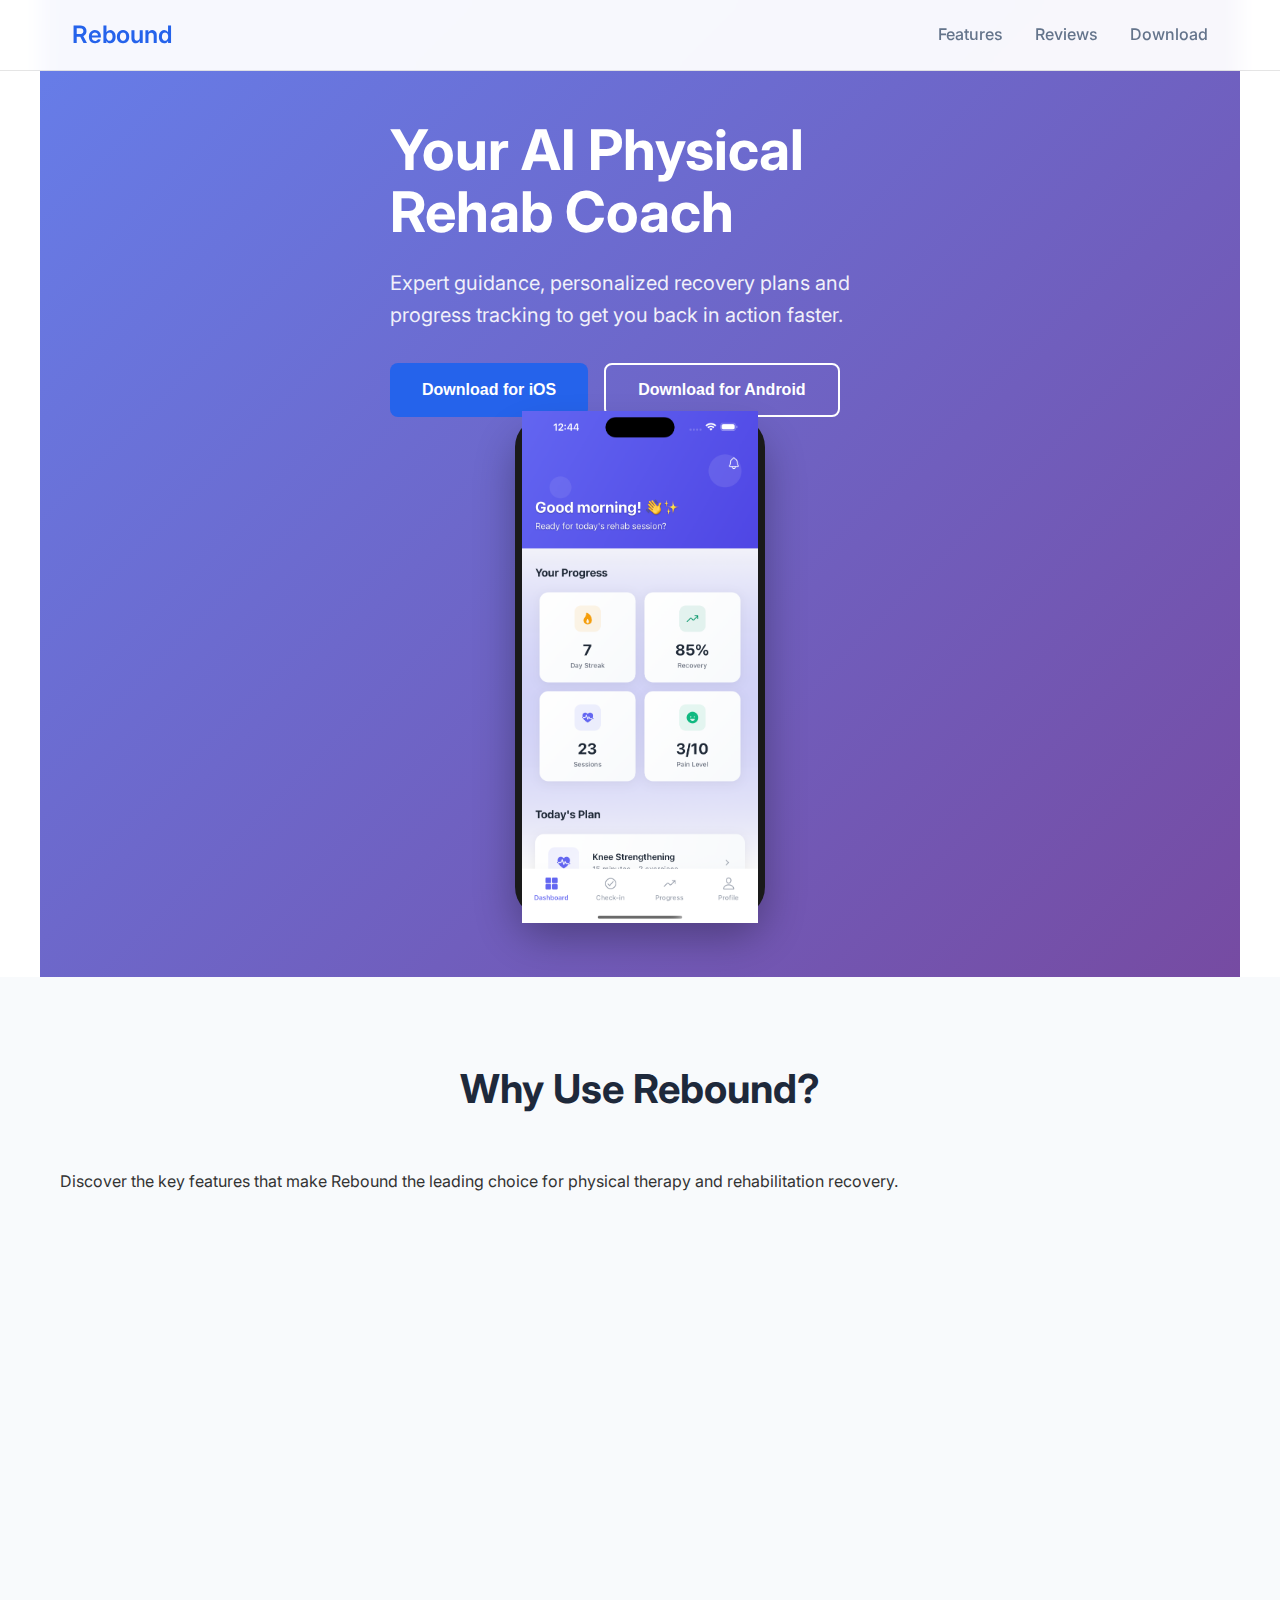
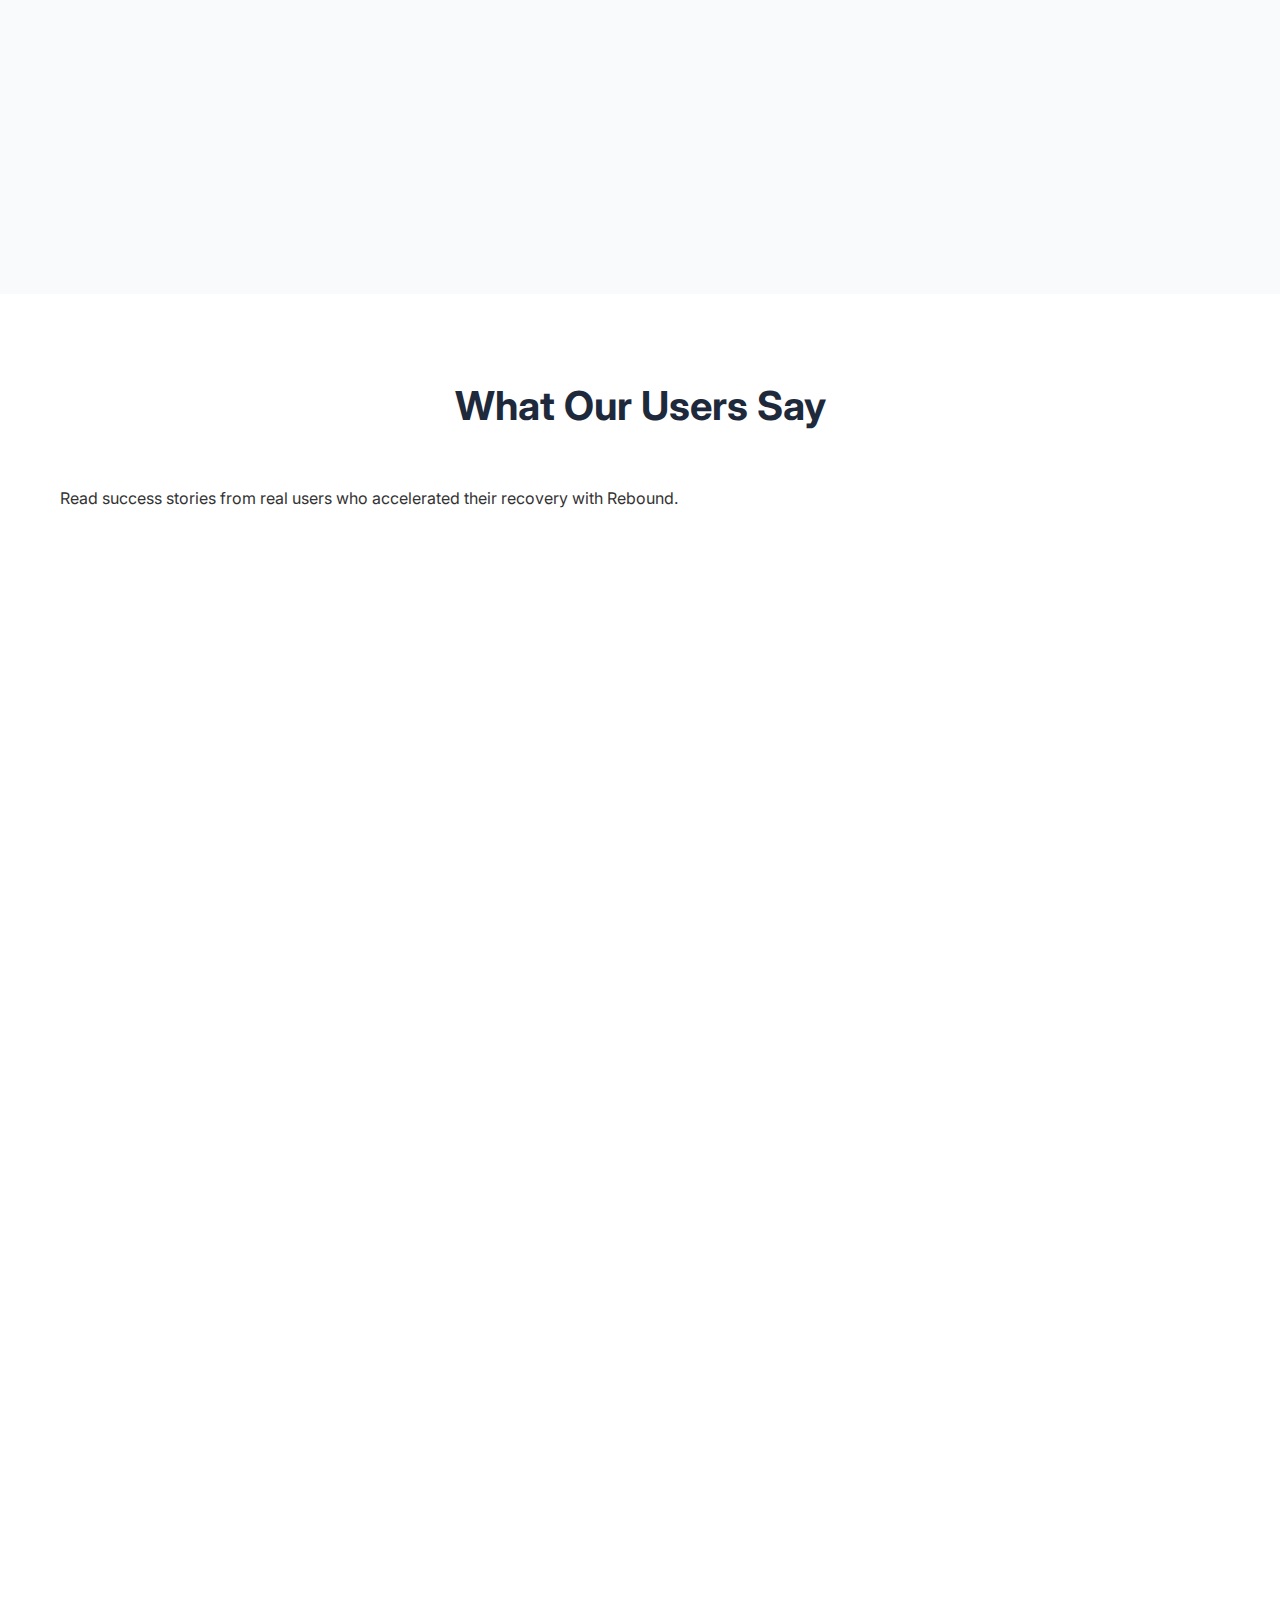
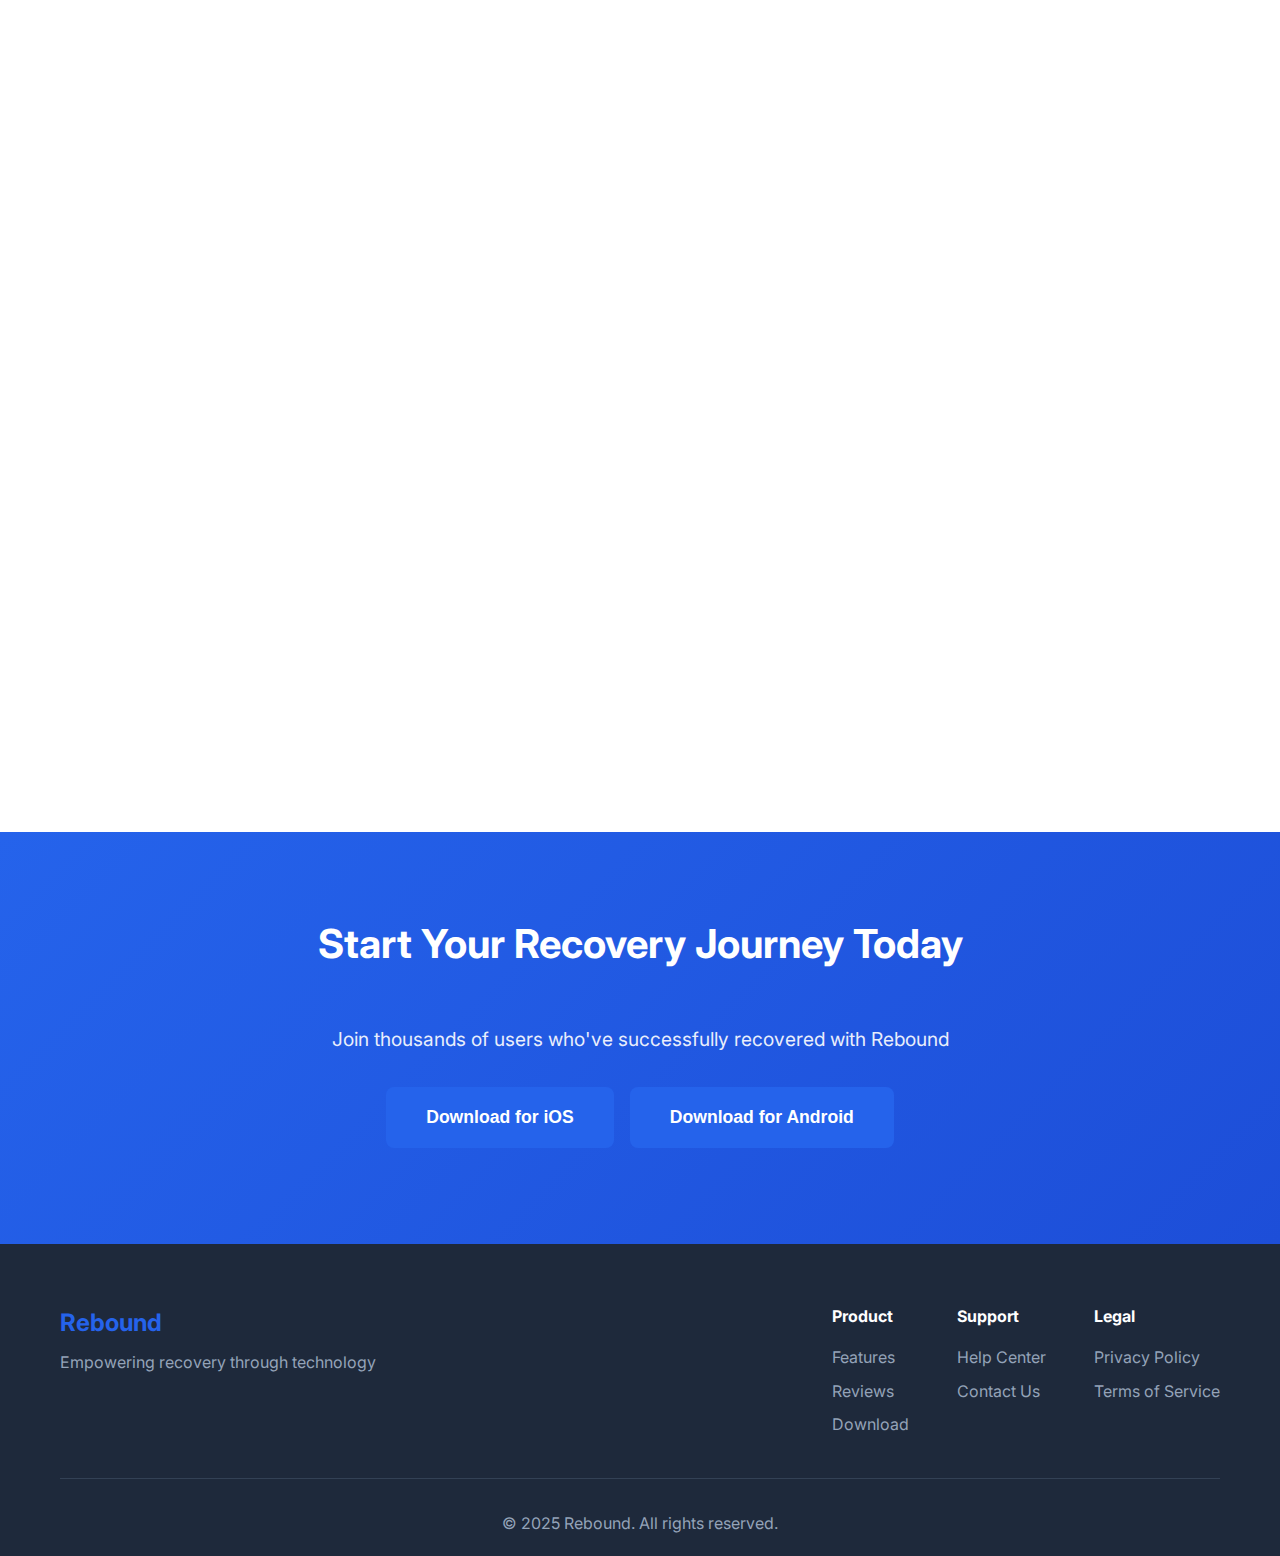
<file: index.html>
<!DOCTYPE html>
<html lang="en">
<head>
    <meta charset="UTF-8">
    <meta name="viewport" content="width=device-width, initial-scale=1.0">
    
    <!-- SEO Meta Tags -->
    <title>Rebound - Physical Therapy & Recovery App | Accelerate Your Healing</title>
    <meta name="description" content="Accelerate your physical recovery with Rebound - the leading mobile app for personalized rehabilitation exercises, progress tracking, and expert guidance. Download now for iOS.">
    <meta name="keywords" content="physical therapy, rehabilitation, recovery app, exercise tracking, physiotherapy, injury recovery, mobile health, fitness app, personalized workouts, progress tracking">
    <meta name="author" content="Rebound">
    <meta name="robots" content="index, follow">
    <meta name="language" content="en">
    
    <!-- OpenGraph / Facebook -->
    <meta property="og:type" content="website">
    <meta property="og:url" content="https://jccjames.github.io/rehabwebsite/">
    <meta property="og:title" content="Rebound - Physical Therapy & Recovery App">
    <meta property="og:description" content="Accelerate your physical recovery with personalized rehabilitation exercises, progress tracking, and expert guidance. Download now for iOS.">
    <meta property="og:image" content="https://jccjames.github.io/rehabwebsite/images/screen.jpg">
    <meta property="og:image:width" content="1200">
    <meta property="og:image:height" content="630">
    <meta property="og:site_name" content="Rebound">
    
    <!-- Twitter -->
    <meta property="twitter:card" content="summary_large_image">
    <meta property="twitter:url" content="https://jccjames.github.io/rehabwebsite/">
    <meta property="twitter:title" content="Rebound - Physical Therapy & Recovery App">
    <meta property="twitter:description" content="Accelerate your physical recovery with personalized rehabilitation exercises, progress tracking, and expert guidance. Download now for iOS.">
    <meta property="twitter:image" content="https://jccjames.github.io/rehabwebsite/images/screen.jpg">
    
    <!-- App Store -->
    <meta name="apple-itunes-app" content="app-id=123456789">
    <meta name="apple-mobile-web-app-capable" content="yes">
    <meta name="apple-mobile-web-app-status-bar-style" content="default">
    <meta name="apple-mobile-web-app-title" content="Rebound">
    
    <!-- Canonical URL -->
    <link rel="canonical" href="https://jccjames.github.io/rehabwebsite/">
    
    <!-- Cache Control -->
    <meta http-equiv="Cache-Control" content="no-cache, no-store, must-revalidate">
    <meta http-equiv="Pragma" content="no-cache">
    <meta http-equiv="Expires" content="0">
    
    <!-- Favicon -->
    <link rel="icon" type="image/x-icon" href="/favicon.ico">
    <link rel="apple-touch-icon" href="/apple-touch-icon.png">
    
    <link rel="stylesheet" href="styles.css?v=1.2">
    <link href="https://fonts.googleapis.com/css2?family=Inter:wght@300;400;500;600;700&display=swap" rel="stylesheet">
    
    <!-- Structured Data -->
    <script type="application/ld+json">
    {
        "@context": "https://schema.org",
        "@type": "MobileApplication",
        "name": "Rebound",
        "description": "Accelerate your physical recovery with personalized rehabilitation exercises, progress tracking, and expert guidance.",
        "url": "https://jccjames.github.io/rehabwebsite/",
        "applicationCategory": "HealthApplication",
        "operatingSystem": "iOS",
        "offers": {
            "@type": "Offer",
            "price": "0",
            "priceCurrency": "USD"
        },
        "aggregateRating": {
            "@type": "AggregateRating",
            "ratingValue": "5.0",
            "ratingCount": "1000",
            "bestRating": "5",
            "worstRating": "1"
        },
        "author": {
            "@type": "Organization",
            "name": "Rebound, Inc."
        },
        "screenshot": "https://jccjames.github.io/rehabwebsite/images/screen.jpg"
    }
    </script>
    
    <script type="application/ld+json">
    {
        "@context": "https://schema.org",
        "@type": "Organization",
        "name": "Rebound",
        "url": "https://jccjames.github.io/rehabwebsite/",
        "logo": "https://jccjames.github.io/rehabwebsite/images/logo.png",
        "description": "Leading mobile app for physical therapy and rehabilitation recovery.",
        "foundingDate": "2024",
        "sameAs": [
            "https://apps.apple.com/app/rebound"
        ],
        "contactPoint": {
            "@type": "ContactPoint",
            "contactType": "customer service",
            "email": "support@reboundapp.com"
        }
    }
    </script>
    
    <script type="application/ld+json">
    {
        "@context": "https://schema.org",
        "@type": "WebPage",
        "name": "Rebound - Physical Therapy & Recovery App",
        "description": "Accelerate your physical recovery with personalized rehabilitation exercises, progress tracking, and expert guidance.",
        "url": "https://jccjames.github.io/rehabwebsite/",
        "mainEntity": {
            "@type": "MobileApplication",
            "name": "Rebound"
        },
        "breadcrumb": {
            "@type": "BreadcrumbList",
            "itemListElement": [{
                "@type": "ListItem",
                "position": 1,
                "name": "Home",
                "item": "https://jccjames.github.io/rehabwebsite/"
            }]
        }
    }
    </script>
</head>
<body>
    <header class="header">
        <nav class="nav">
            <div class="nav-brand">
                <h1>Rebound</h1>
            </div>
            <ul class="nav-links">
                <li><a href="#features">Features</a></li>
                <li><a href="#testimonials">Reviews</a></li>
                <li><a href="#download">Download</a></li>
            </ul>
        </nav>
    </header>

    <main>
        <section class="hero">
            <div class="container">
                <div class="hero-content">
                    <h1 class="hero-title">Your AI Physical Rehab Coach</h1>
                    <p class="hero-subtitle">Expert guidance, personalized recovery plans and progress tracking to get you back in action faster.
                    
                    </p>
                    <div class="hero-buttons">
                        <button class="btn btn-primary" aria-label="Download Rebound physical therapy app for iOS">Download for iOS</button>
                        <button class="btn btn-secondary btn-android" aria-label="Download Rebound physical therapy app for Android">Download for Android</button>
                    </div>
                </div>
                <div class="hero-image">
                    <div class="phone-mockup">
                        <div class="screen">
                            <img src="images/homescreen.png" alt="Rebound physical therapy app interface showing personalized exercise program and progress tracking features" class="app-screenshot" loading="eager" width="256" height="512">
                        </div>
                    </div>
                </div>
            </div>
        </section>

        <section id="features" class="features" itemscope itemtype="https://schema.org/ItemList">
            <div class="container">
                <h2 class="section-title">Why Use Rebound?</h2>
                <p class="section-subtitle">Discover the key features that make Rebound the leading choice for physical therapy and rehabilitation recovery.</p>
                <div class="features-grid">
                    <div class="feature-card">
                        <div class="feature-icon">
                            <svg width="56" height="56" viewBox="0 0 56 56" fill="none" xmlns="http://www.w3.org/2000/svg" role="img" aria-label="Personalized Programs Icon">
                                <defs>
                                    <linearGradient id="personalizedGradient" x1="0%" y1="0%" x2="100%" y2="100%">
                                        <stop offset="0%" stop-color="#3b82f6"/>
                                        <stop offset="100%" stop-color="#1d4ed8"/>
                                    </linearGradient>
                                </defs>
                                <rect x="14" y="4" width="28" height="48" rx="6" stroke="url(#personalizedGradient)" stroke-width="2" fill="none"/>
                                <circle cx="28" cy="14" r="4" fill="url(#personalizedGradient)"/>
                                <rect x="20" y="22" width="16" height="2" rx="1" fill="url(#personalizedGradient)"/>
                                <rect x="18" y="27" width="20" height="2" rx="1" fill="url(#personalizedGradient)"/>
                                <rect x="22" y="32" width="12" height="2" rx="1" fill="url(#personalizedGradient)"/>
                                <path d="M20 42h16a2 2 0 0 1 2 2v4a2 2 0 0 1-2 2H20a2 2 0 0 1-2-2v-4a2 2 0 0 1 2-2z" stroke="url(#personalizedGradient)" stroke-width="2" fill="none"/>
                            </svg>
                        </div>
                        <h3>Personalized Programs</h3>
                        <p>Customized rehabilitation plans tailored to your specific injury and recovery goals.</p>
                    </div>
                    <div class="feature-card">
                        <div class="feature-icon">
                            <svg width="56" height="56" viewBox="0 0 56 56" fill="none" xmlns="http://www.w3.org/2000/svg" role="img" aria-label="Progress Tracking Icon">
                                <defs>
                                    <linearGradient id="progressGradient" x1="0%" y1="0%" x2="100%" y2="100%">
                                        <stop offset="0%" stop-color="#10b981"/>
                                        <stop offset="100%" stop-color="#059669"/>
                                    </linearGradient>
                                </defs>
                                <rect x="8" y="8" width="40" height="32" rx="4" stroke="url(#progressGradient)" stroke-width="2" fill="none"/>
                                <path d="M14 32V24" stroke="url(#progressGradient)" stroke-width="3" stroke-linecap="round"/>
                                <path d="M20 32V20" stroke="url(#progressGradient)" stroke-width="3" stroke-linecap="round"/>
                                <path d="M26 32V16" stroke="url(#progressGradient)" stroke-width="3" stroke-linecap="round"/>
                                <path d="M32 32V18" stroke="url(#progressGradient)" stroke-width="3" stroke-linecap="round"/>
                                <path d="M38 32V14" stroke="url(#progressGradient)" stroke-width="3" stroke-linecap="round"/>
                                <circle cx="28" cy="46" r="4" fill="url(#progressGradient)"/>
                                <rect x="20" y="44" width="16" height="4" rx="2" fill="url(#progressGradient)" opacity="0.3"/>
                            </svg>
                        </div>
                        <h3>Progress Tracking</h3>
                        <p>Monitor your recovery with detailed analytics and milestone achievements.</p>
                    </div>
                    <div class="feature-card">
                        <div class="feature-icon">
                            <svg width="56" height="56" viewBox="0 0 56 56" fill="none" xmlns="http://www.w3.org/2000/svg" role="img" aria-label="Expert Guidance Icon">
                                <defs>
                                    <linearGradient id="expertGradient" x1="0%" y1="0%" x2="100%" y2="100%">
                                        <stop offset="0%" stop-color="#f59e0b"/>
                                        <stop offset="100%" stop-color="#d97706"/>
                                    </linearGradient>
                                </defs>
                                <circle cx="28" cy="16" r="8" stroke="url(#expertGradient)" stroke-width="2" fill="none"/>
                                <path d="M12 48c0-8.84 7.16-16 16-16s16 7.16 16 16" stroke="url(#expertGradient)" stroke-width="2" fill="none"/>
                                <rect x="24" y="28" width="8" height="12" rx="4" fill="url(#expertGradient)"/>
                                <path d="M40 20h8a2 2 0 0 1 2 2v8a2 2 0 0 1-2 2h-8" stroke="url(#expertGradient)" stroke-width="2" fill="none"/>
                                <path d="M42 24h4" stroke="url(#expertGradient)" stroke-width="2" stroke-linecap="round"/>
                                <path d="M42 28h4" stroke="url(#expertGradient)" stroke-width="2" stroke-linecap="round"/>
                                <circle cx="20" cy="12" r="2" fill="url(#expertGradient)"/>
                                <circle cx="36" cy="12" r="2" fill="url(#expertGradient)"/>
                            </svg>
                        </div>
                        <h3>Expert Guidance</h3>
                        <p>Access to certified physical therapists and evidence-based exercises.</p>
                    </div>
                    <div class="feature-card">
                        <div class="feature-icon">
                            <svg width="56" height="56" viewBox="0 0 56 56" fill="none" xmlns="http://www.w3.org/2000/svg" role="img" aria-label="Home Workouts Icon">
                                <defs>
                                    <linearGradient id="homeGradient" x1="0%" y1="0%" x2="100%" y2="100%">
                                        <stop offset="0%" stop-color="#14b8a6"/>
                                        <stop offset="100%" stop-color="#0d9488"/>
                                    </linearGradient>
                                </defs>
                                <path d="M8 28L28 8l20 20v20a4 4 0 0 1-4 4H12a4 4 0 0 1-4-4V28z" stroke="url(#homeGradient)" stroke-width="2" fill="none"/>
                                <path d="M20 52V36a4 4 0 0 1 4-4h8a4 4 0 0 1 4 4v16" stroke="url(#homeGradient)" stroke-width="2" fill="none"/>
                                <circle cx="28" cy="24" r="3" fill="url(#homeGradient)"/>
                                <path d="M26 20v8" stroke="#ffffff" stroke-width="1.5" stroke-linecap="round"/>
                                <path d="M22 24h12" stroke="#ffffff" stroke-width="1.5" stroke-linecap="round"/>
                                <rect x="36" y="20" width="6" height="8" rx="1" stroke="url(#homeGradient)" stroke-width="2" fill="none"/>
                            </svg>
                        </div>
                        <h3>Home Workouts</h3>
                        <p>Complete your rehabilitation exercises anywhere, anytime with video guides.</p>
                    </div>
                    <div class="feature-card">
                        <div class="feature-icon">
                            <svg width="56" height="56" viewBox="0 0 56 56" fill="none" xmlns="http://www.w3.org/2000/svg" role="img" aria-label="Smart Reminders Icon">
                                <defs>
                                    <linearGradient id="reminderGradient" x1="0%" y1="0%" x2="100%" y2="100%">
                                        <stop offset="0%" stop-color="#ec4899"/>
                                        <stop offset="100%" stop-color="#be185d"/>
                                    </linearGradient>
                                </defs>
                                <path d="M28 8a12 12 0 0 1 12 12v8c0 4 2 6 2 6H16s2-2 2-6v-8A12 12 0 0 1 28 8z" stroke="url(#reminderGradient)" stroke-width="2" fill="none"/>
                                <path d="M24 40v2a4 4 0 0 0 8 0v-2" stroke="url(#reminderGradient)" stroke-width="2" fill="none"/>
                                <circle cx="38" cy="14" r="4" fill="url(#reminderGradient)">
                                    <animate attributeName="r" values="3;5;3" dur="2s" repeatCount="indefinite"/>
                                    <animate attributeName="opacity" values="1;0.5;1" dur="2s" repeatCount="indefinite"/>
                                </circle>
                                <circle cx="42" cy="18" r="2" fill="url(#reminderGradient)" opacity="0.6">
                                    <animate attributeName="r" values="1.5;3;1.5" dur="2s" begin="0.5s" repeatCount="indefinite"/>
                                    <animate attributeName="opacity" values="0.6;0.2;0.6" dur="2s" begin="0.5s" repeatCount="indefinite"/>
                                </circle>
                                <path d="M28 16v8l4 4" stroke="url(#reminderGradient)" stroke-width="2" stroke-linecap="round"/>
                            </svg>
                        </div>
                        <h3>Smart Reminders</h3>
                        <p>Never miss a session with intelligent scheduling and gentle reminders.</p>
                    </div>
                    <div class="feature-card">
                        <div class="feature-icon">
                            <svg width="56" height="56" viewBox="0 0 56 56" fill="none" xmlns="http://www.w3.org/2000/svg" role="img" aria-label="Goal Setting Icon">
                                <defs>
                                    <linearGradient id="goalGradient" x1="0%" y1="0%" x2="100%" y2="100%">
                                        <stop offset="0%" stop-color="#6366f1"/>
                                        <stop offset="100%" stop-color="#4f46e5"/>
                                    </linearGradient>
                                </defs>
                                <circle cx="28" cy="28" r="20" stroke="url(#goalGradient)" stroke-width="2" fill="none"/>
                                <circle cx="28" cy="28" r="14" stroke="url(#goalGradient)" stroke-width="2" fill="none" opacity="0.7"/>
                                <circle cx="28" cy="28" r="8" stroke="url(#goalGradient)" stroke-width="2" fill="none" opacity="0.5"/>
                                <circle cx="28" cy="28" r="3" fill="url(#goalGradient)"/>
                                <path d="M12 12l8 8" stroke="url(#goalGradient)" stroke-width="2" stroke-linecap="round"/>
                                <path d="M16 8l4 4" stroke="url(#goalGradient)" stroke-width="2" stroke-linecap="round"/>
                                <path d="M8 16l4 4" stroke="url(#goalGradient)" stroke-width="2" stroke-linecap="round"/>
                                <path d="M44 12l-12 12" stroke="url(#goalGradient)" stroke-width="3" stroke-linecap="round"/>
                                <path d="M38 8l6 6-6 2-2-6 2-2z" fill="url(#goalGradient)"/>
                            </svg>
                        </div>
                        <h3>Goal Setting</h3>
                        <p>Set realistic milestones and celebrate your recovery achievements.</p>
                    </div>
                </div>
            </div>
        </section>

        <section id="testimonials" class="testimonials">
            <div class="container">
                <h2 class="section-title">What Our Users Say</h2>
                <p class="section-subtitle">Read success stories from real users who accelerated their recovery with Rebound.</p>
                <div class="testimonials-grid">
                    <div class="testimonial-card">
                        <div class="testimonial-header">
                            <div class="star-rating">
                                <svg class="star filled" viewBox="0 0 24 24" fill="none" xmlns="http://www.w3.org/2000/svg">
                                    <path d="M12 2l3.09 6.26L22 9.27l-5 4.87 1.18 6.88L12 17.77l-6.18 3.25L7 14.14 2 9.27l6.91-1.01L12 2z" fill="#fbbf24"/>
                                </svg>
                                <svg class="star filled" viewBox="0 0 24 24" fill="none" xmlns="http://www.w3.org/2000/svg">
                                    <path d="M12 2l3.09 6.26L22 9.27l-5 4.87 1.18 6.88L12 17.77l-6.18 3.25L7 14.14 2 9.27l6.91-1.01L12 2z" fill="#fbbf24"/>
                                </svg>
                                <svg class="star filled" viewBox="0 0 24 24" fill="none" xmlns="http://www.w3.org/2000/svg">
                                    <path d="M12 2l3.09 6.26L22 9.27l-5 4.87 1.18 6.88L12 17.77l-6.18 3.25L7 14.14 2 9.27l6.91-1.01L12 2z" fill="#fbbf24"/>
                                </svg>
                                <svg class="star filled" viewBox="0 0 24 24" fill="none" xmlns="http://www.w3.org/2000/svg">
                                    <path d="M12 2l3.09 6.26L22 9.27l-5 4.87 1.18 6.88L12 17.77l-6.18 3.25L7 14.14 2 9.27l6.91-1.01L12 2z" fill="#fbbf24"/>
                                </svg>
                                <svg class="star filled" viewBox="0 0 24 24" fill="none" xmlns="http://www.w3.org/2000/svg">
                                    <path d="M12 2l3.09 6.26L22 9.27l-5 4.87 1.18 6.88L12 17.77l-6.18 3.25L7 14.14 2 9.27l6.91-1.01L12 2z" fill="#fbbf24"/>
                                </svg>
                            </div>
                            <div class="rating-badge">5.0</div>
                        </div>
                        <p>"Rebound helped me recover from my knee surgery faster than expected. The exercises were perfect for my fitness level."</p>
                        <div class="testimonial-author">
                            <div class="author-avatar">SM</div>
                            <div class="author-info">
                                <strong>Sarah M.</strong>
                                <span>Knee Surgery Recovery</span>
                            </div>
                        </div>
                    </div>
                    <div class="testimonial-card">
                        <div class="testimonial-header">
                            <div class="star-rating">
                                <svg class="star filled" viewBox="0 0 24 24" fill="none" xmlns="http://www.w3.org/2000/svg">
                                    <path d="M12 2l3.09 6.26L22 9.27l-5 4.87 1.18 6.88L12 17.77l-6.18 3.25L7 14.14 2 9.27l6.91-1.01L12 2z" fill="#fbbf24"/>
                                </svg>
                                <svg class="star filled" viewBox="0 0 24 24" fill="none" xmlns="http://www.w3.org/2000/svg">
                                    <path d="M12 2l3.09 6.26L22 9.27l-5 4.87 1.18 6.88L12 17.77l-6.18 3.25L7 14.14 2 9.27l6.91-1.01L12 2z" fill="#fbbf24"/>
                                </svg>
                                <svg class="star filled" viewBox="0 0 24 24" fill="none" xmlns="http://www.w3.org/2000/svg">
                                    <path d="M12 2l3.09 6.26L22 9.27l-5 4.87 1.18 6.88L12 17.77l-6.18 3.25L7 14.14 2 9.27l6.91-1.01L12 2z" fill="#fbbf24"/>
                                </svg>
                                <svg class="star filled" viewBox="0 0 24 24" fill="none" xmlns="http://www.w3.org/2000/svg">
                                    <path d="M12 2l3.09 6.26L22 9.27l-5 4.87 1.18 6.88L12 17.77l-6.18 3.25L7 14.14 2 9.27l6.91-1.01L12 2z" fill="#fbbf24"/>
                                </svg>
                                <svg class="star filled" viewBox="0 0 24 24" fill="none" xmlns="http://www.w3.org/2000/svg">
                                    <path d="M12 2l3.09 6.26L22 9.27l-5 4.87 1.18 6.88L12 17.77l-6.18 3.25L7 14.14 2 9.27l6.91-1.01L12 2z" fill="#fbbf24"/>
                                </svg>
                            </div>
                            <div class="rating-badge">5.0</div>
                        </div>
                        <p>"As a physical therapist, I recommend this app to all my patients. The exercise library is comprehensive and well-designed."</p>
                        <div class="testimonial-author">
                            <div class="author-avatar">JL</div>
                            <div class="author-info">
                                <strong>Dr. James L.</strong>
                                <span>Physical Therapist</span>
                            </div>
                        </div>
                    </div>
                    <div class="testimonial-card">
                        <div class="testimonial-header">
                            <div class="star-rating">
                                <svg class="star filled" viewBox="0 0 24 24" fill="none" xmlns="http://www.w3.org/2000/svg">
                                    <path d="M12 2l3.09 6.26L22 9.27l-5 4.87 1.18 6.88L12 17.77l-6.18 3.25L7 14.14 2 9.27l6.91-1.01L12 2z" fill="#fbbf24"/>
                                </svg>
                                <svg class="star filled" viewBox="0 0 24 24" fill="none" xmlns="http://www.w3.org/2000/svg">
                                    <path d="M12 2l3.09 6.26L22 9.27l-5 4.87 1.18 6.88L12 17.77l-6.18 3.25L7 14.14 2 9.27l6.91-1.01L12 2z" fill="#fbbf24"/>
                                </svg>
                                <svg class="star filled" viewBox="0 0 24 24" fill="none" xmlns="http://www.w3.org/2000/svg">
                                    <path d="M12 2l3.09 6.26L22 9.27l-5 4.87 1.18 6.88L12 17.77l-6.18 3.25L7 14.14 2 9.27l6.91-1.01L12 2z" fill="#fbbf24"/>
                                </svg>
                                <svg class="star filled" viewBox="0 0 24 24" fill="none" xmlns="http://www.w3.org/2000/svg">
                                    <path d="M12 2l3.09 6.26L22 9.27l-5 4.87 1.18 6.88L12 17.77l-6.18 3.25L7 14.14 2 9.27l6.91-1.01L12 2z" fill="#fbbf24"/>
                                </svg>
                                <svg class="star filled" viewBox="0 0 24 24" fill="none" xmlns="http://www.w3.org/2000/svg">
                                    <path d="M12 2l3.09 6.26L22 9.27l-5 4.87 1.18 6.88L12 17.77l-6.18 3.25L7 14.14 2 9.27l6.91-1.01L12 2z" fill="#fbbf24"/>
                                </svg>
                            </div>
                            <div class="rating-badge">5.0</div>
                        </div>
                        <p>"The progress tracking motivated me throughout my recovery. Seeing my improvements day by day was incredibly encouraging."</p>
                        <div class="testimonial-author">
                            <div class="author-avatar">MR</div>
                            <div class="author-info">
                                <strong>Michael R.</strong>
                                <span>Shoulder Injury Recovery</span>
                            </div>
                        </div>
                    </div>
                </div>
            </div>
        </section>

        <section id="download" class="download">
            <div class="container">
                <h2 class="section-title">Start Your Recovery Journey Today</h2>
                <p class="download-subtitle">Join thousands of users who've successfully recovered with Rebound</p>
                <div class="download-buttons">
                    <button class="btn btn-primary btn-large">Download for iOS</button>
                    <button class="btn btn-primary btn-large btn-android">Download for Android</button>
                </div>
                <!-- <p class="download-note">Free to download • Premium features available</p> -->
            </div>
        </section>
    </main>

    <footer class="footer">
        <div class="container">
            <div class="footer-content">
                <div class="footer-brand">
                    <h3>Rebound</h3>
                    <p>Empowering recovery through technology</p>
                </div>
                <div class="footer-links">
                    <div class="footer-column">
                        <h4>Product</h4>
                        <ul>
                            <li><a href="#features" title="Learn about Rebound's key features">Features</a></li>
                            <li><a href="#testimonials" title="Read user reviews and testimonials">Reviews</a></li>
                            <li><a href="#download" title="Download Rebound app">Download</a></li>
                        </ul>
                    </div>
                    <div class="footer-column">
                        <h4>Support</h4>
                        <ul>
                            <li><a href="#" title="Get help with Rebound app">Help Center</a></li>
                            <li><a href="#" title="Contact Rebound support team">Contact Us</a></li>
                        </ul>
                    </div>
                    <div class="footer-column">
                        <h4>Legal</h4>
                        <ul>
                            <li><a href="privacy-policy.html" title="Read our privacy policy and data protection information">Privacy Policy</a></li>
                            <li><a href="terms-of-service.html" title="Read our terms of service and user agreement">Terms of Service</a></li>
                        </ul>
                    </div>
                </div>
            </div>
            <div class="footer-bottom">
                <p>&copy; 2025 Rebound. All rights reserved.</p>
            </div>
        </div>
    </footer>

    <script src="script.js?v=1.2"></script>
</body>
</html>
</file>
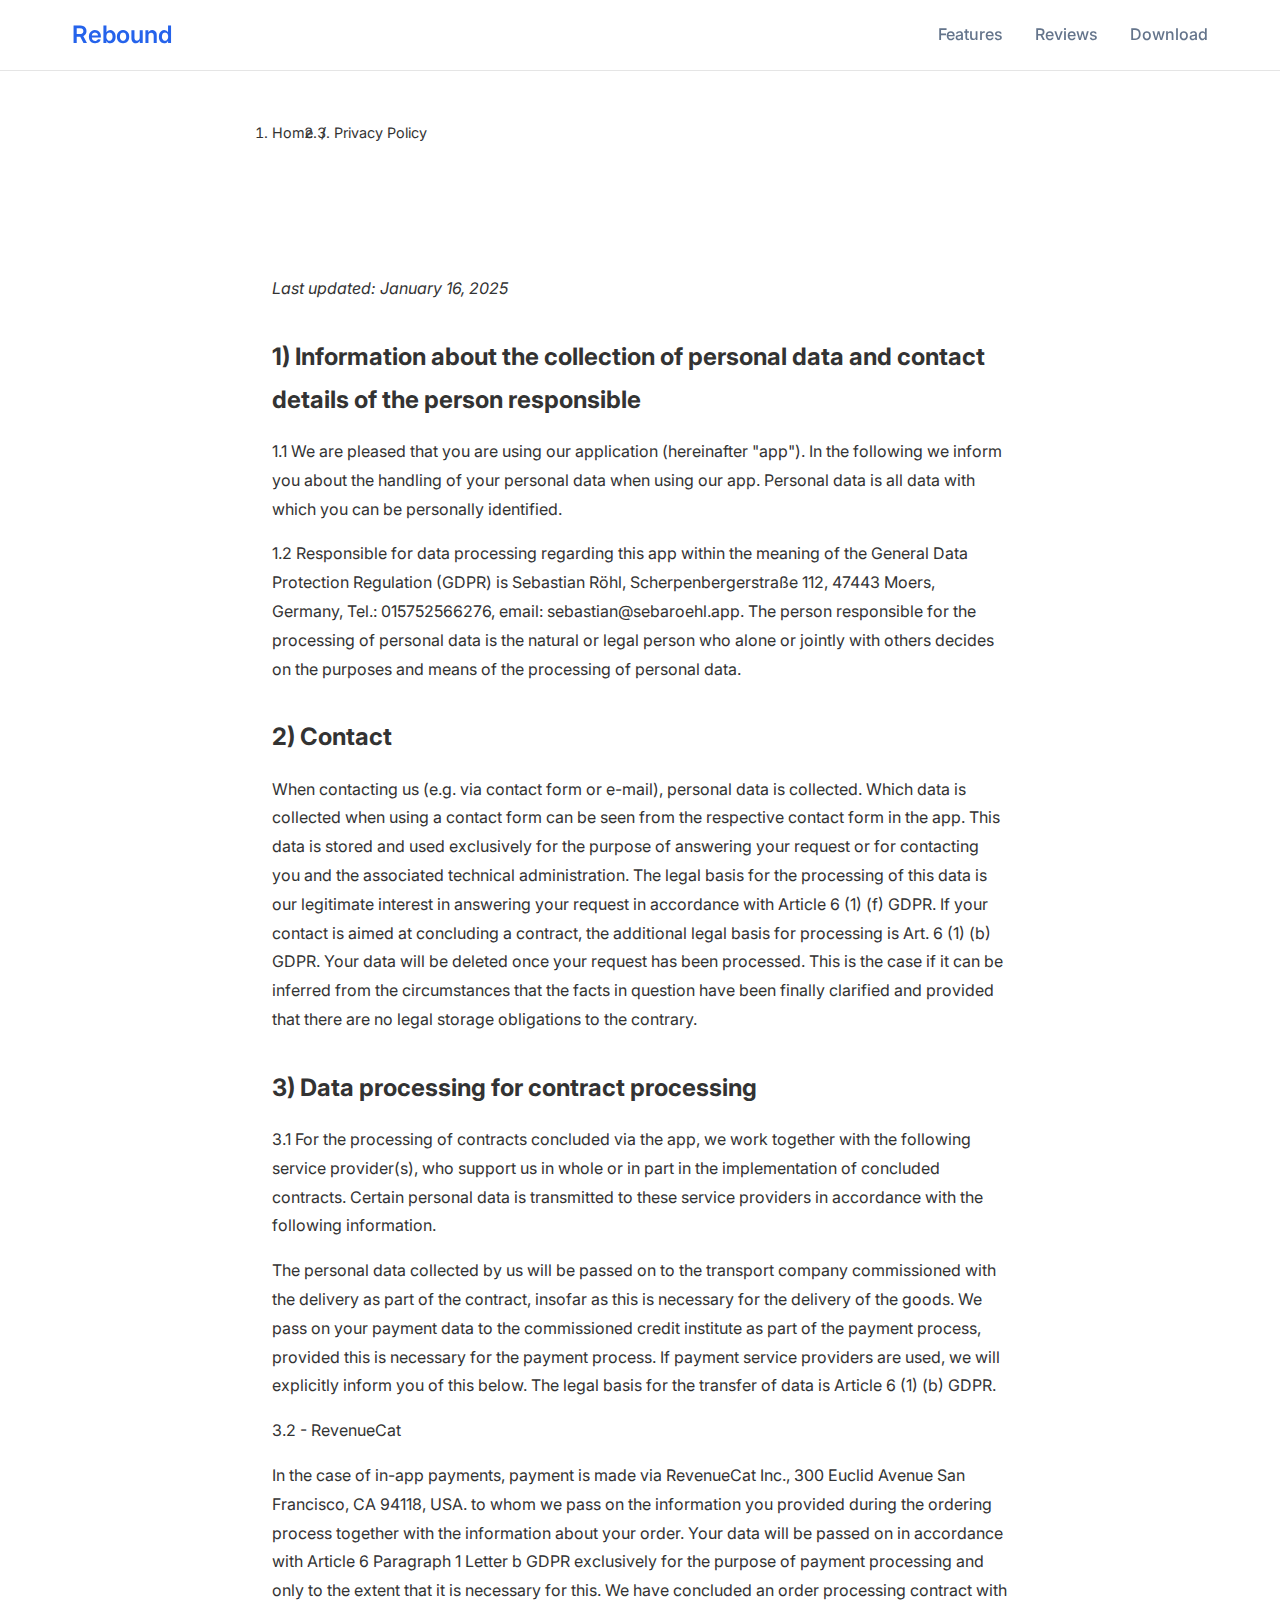
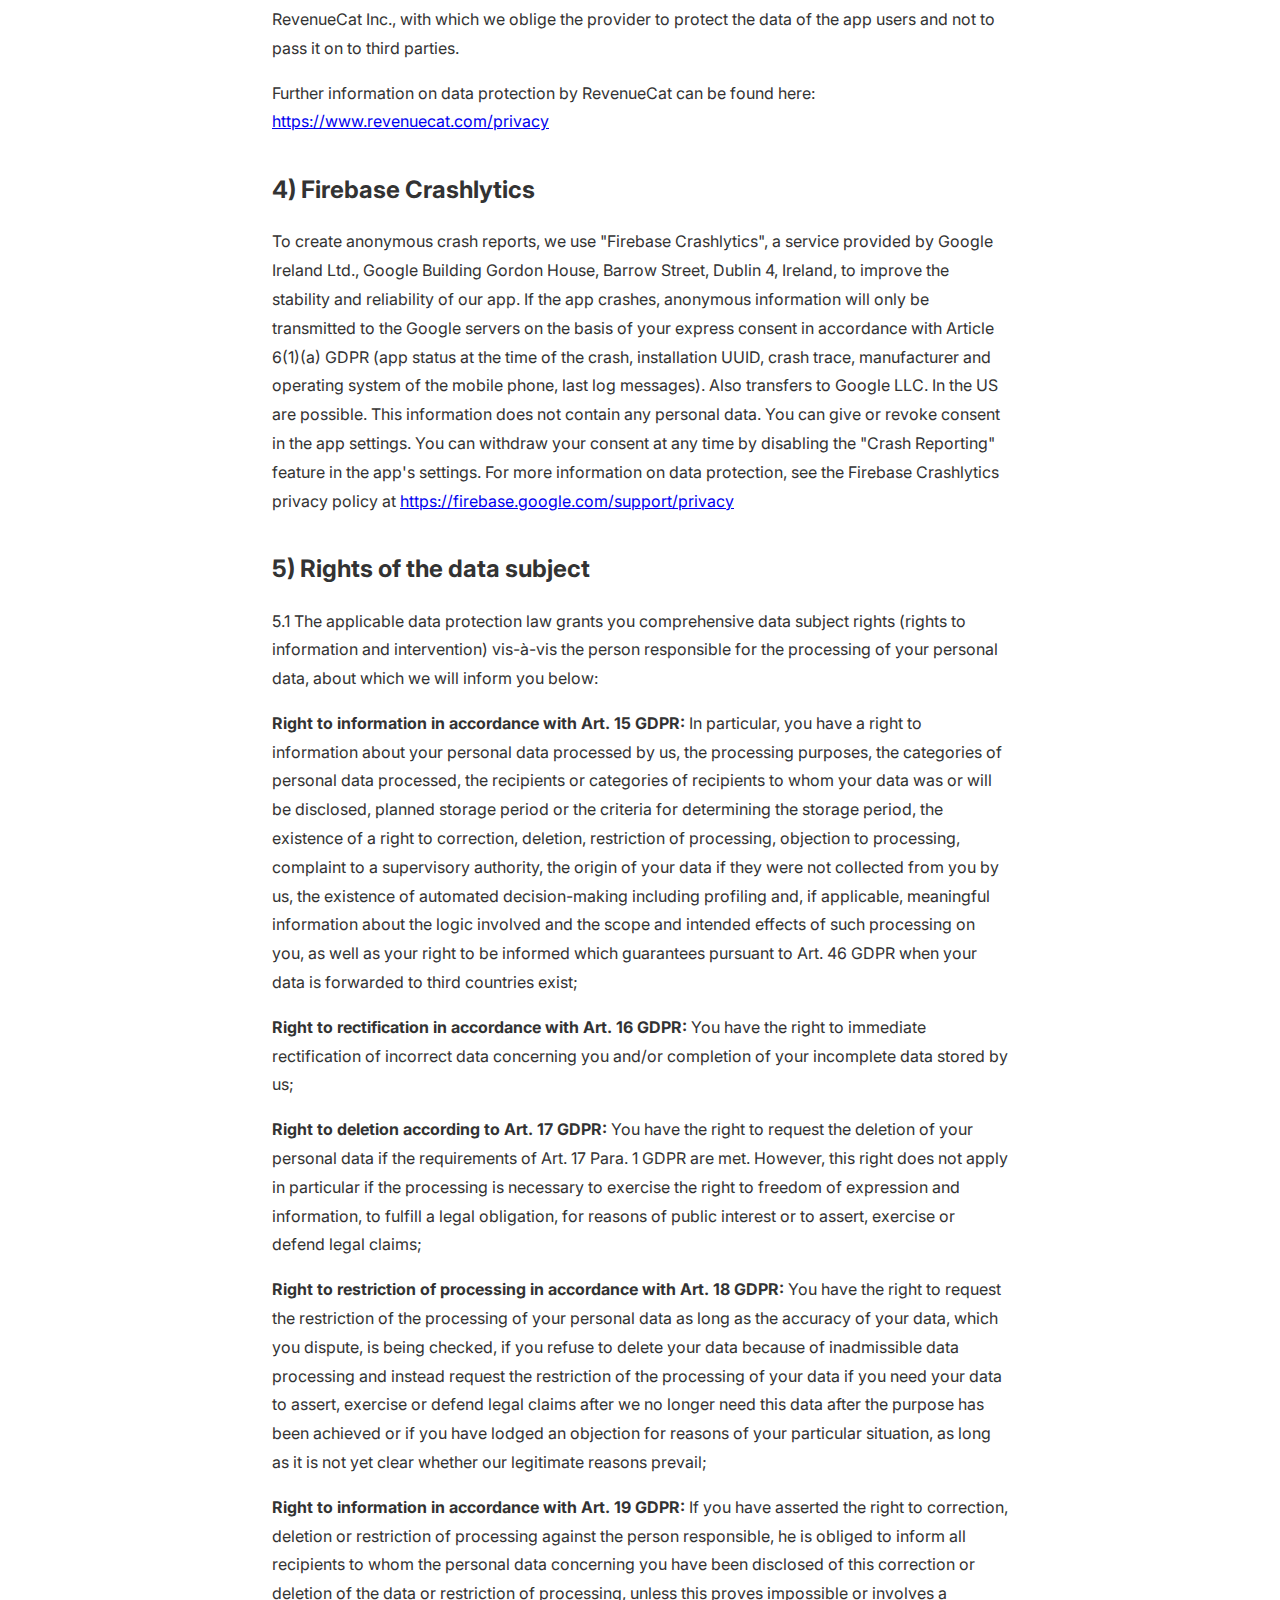
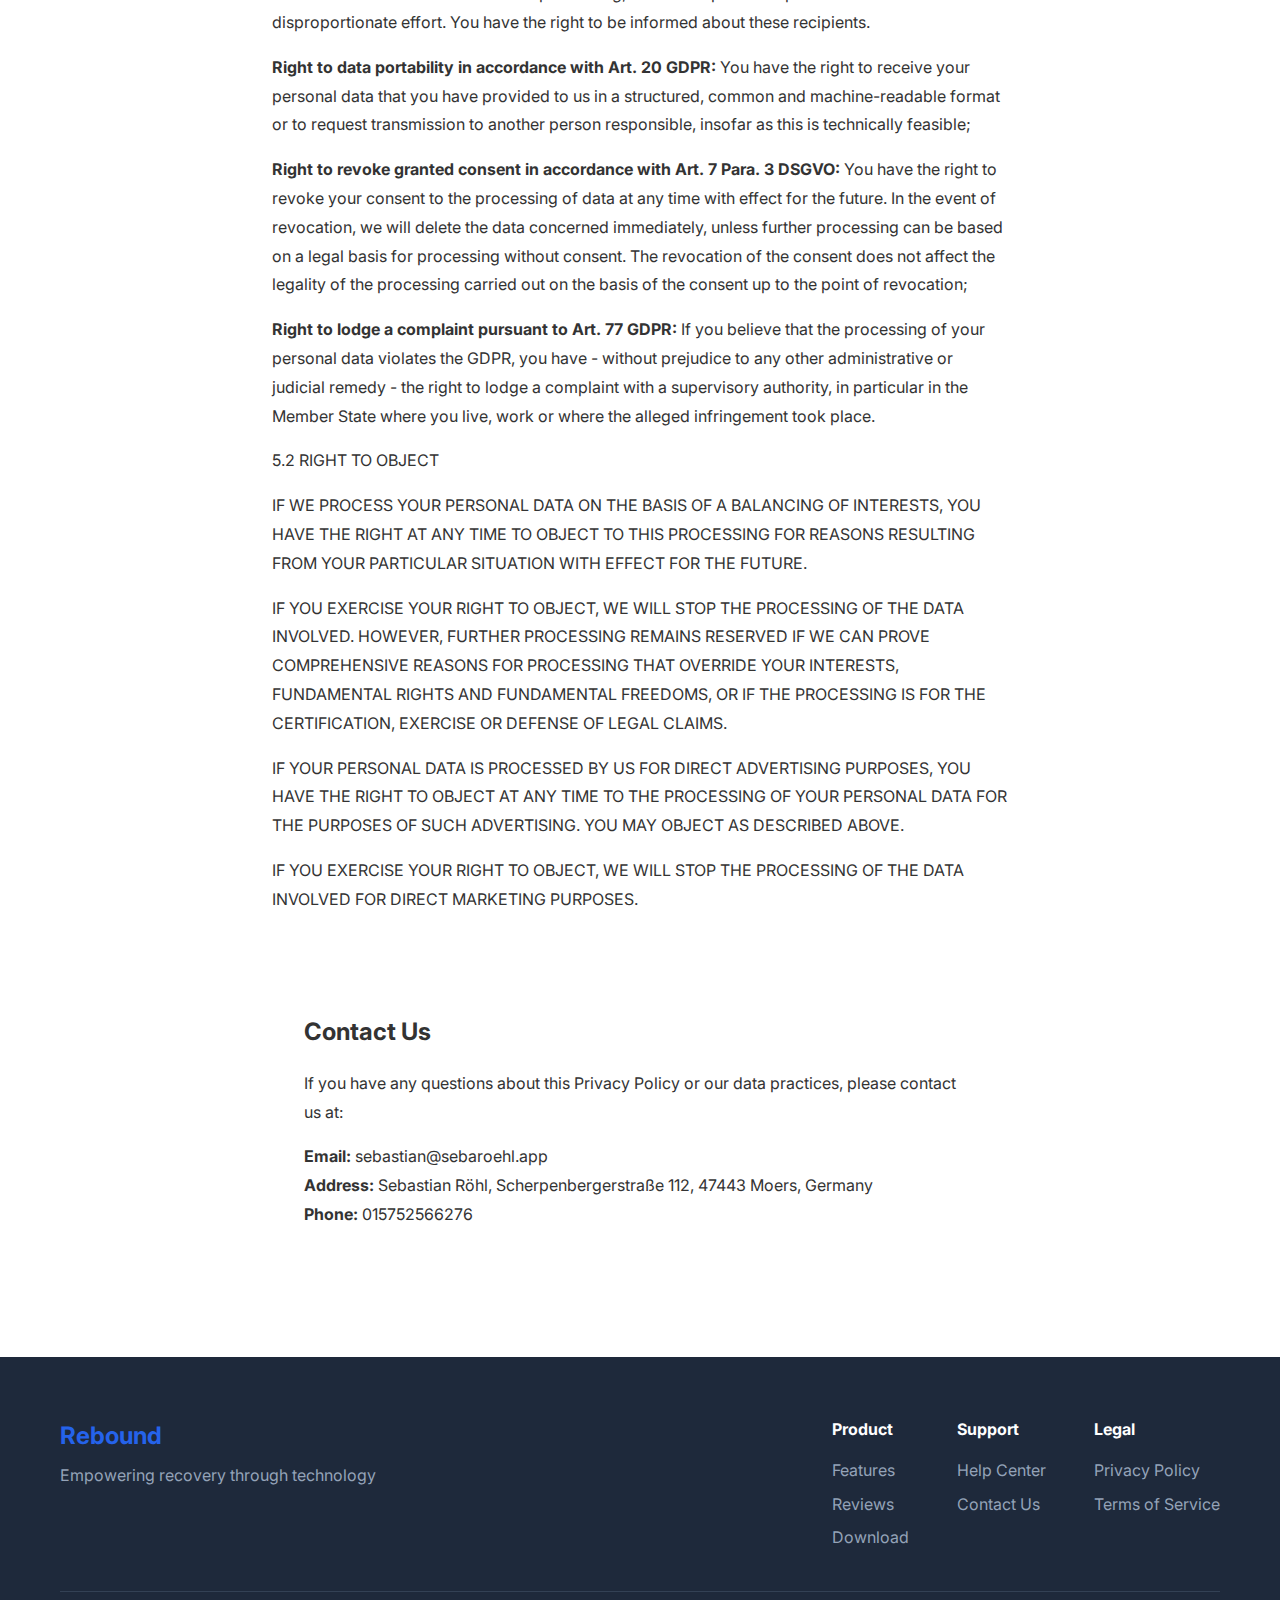
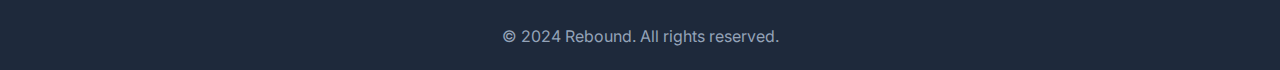
<file: privacy-policy.html>
<!DOCTYPE html>
<html lang="en">
<head>
    <meta charset="UTF-8">
    <meta name="viewport" content="width=device-width, initial-scale=1.0">
    <title>Privacy Policy - Rebound Physical Therapy App</title>
    <meta name="description" content="Learn how Rebound protects your privacy and handles your personal health data. Our comprehensive privacy policy covers data collection, usage, and your rights under GDPR.">
    <meta name="robots" content="index, follow">
    <link rel="canonical" href="https://jccjames.github.io/rehabwebsite/privacy-policy.html">
    <link rel="stylesheet" href="styles.css">
    <link href="https://fonts.googleapis.com/css2?family=Inter:wght@300;400;500;600;700&display=swap" rel="stylesheet">
    <style>
        .privacy-content {
            max-width: 800px;
            margin: 0 auto;
            padding: 120px 2rem 80px;
            line-height: 1.8;
        }
        .privacy-content h1 {
            font-size: 2.5rem;
            margin-bottom: 1rem;
            background: var(--accent-gradient);
            -webkit-background-clip: text;
            -webkit-text-fill-color: transparent;
            background-clip: text;
        }
        .privacy-content h2 {
            font-size: 1.5rem;
            margin-top: 2rem;
            margin-bottom: 1rem;
            color: var(--text-primary);
        }
        .privacy-content p {
            margin-bottom: 1rem;
            color: var(--text-secondary);
        }
        .privacy-content ul {
            margin-bottom: 1rem;
            padding-left: 1.5rem;
        }
        .privacy-content li {
            margin-bottom: 0.5rem;
            color: var(--text-secondary);
        }
        .last-updated {
            font-style: italic;
            color: var(--text-muted);
            margin-bottom: 2rem;
        }
        .contact-info {
            background: var(--surface);
            padding: 2rem;
            border-radius: 12px;
            border: 1px solid var(--border);
            margin-top: 2rem;
        }
    </style>
</head>
<body>
    <header class="header">
        <nav class="nav">
            <div class="nav-brand">
                <h1><a href="index.html" style="text-decoration: none; color: inherit;">Rebound</a></h1>
            </div>
            <ul class="nav-links">
                <li><a href="index.html#features">Features</a></li>
                <li><a href="index.html#testimonials">Reviews</a></li>
                <li><a href="index.html#download">Download</a></li>
            </ul>
        </nav>
    </header>

    <main class="privacy-content">
        <nav aria-label="Breadcrumb">
            <ol itemscope itemtype="https://schema.org/BreadcrumbList" style="display: flex; gap: 0.5rem; margin-bottom: 2rem; font-size: 0.9rem; color: var(--text-muted);">
                <li itemprop="itemListElement" itemscope itemtype="https://schema.org/ListItem">
                    <a itemprop="item" href="index.html" style="color: var(--text-secondary); text-decoration: none;">
                        <span itemprop="name">Home</span>
                    </a>
                    <meta itemprop="position" content="1" />
                </li>
                <li style="color: var(--text-muted);">/</li>
                <li itemprop="itemListElement" itemscope itemtype="https://schema.org/ListItem">
                    <span itemprop="name" style="color: var(--text-primary);">Privacy Policy</span>
                    <meta itemprop="position" content="2" />
                </li>
            </ol>
        </nav>
        <h1>Privacy Policy</h1>
        <p class="last-updated">Last updated: January 16, 2025</p>

        <h2>1) Information about the collection of personal data and contact details of the person responsible</h2>

        <p>1.1 We are pleased that you are using our application (hereinafter "app"). In the following we inform you about the handling of your personal data when using our app. Personal data is all data with which you can be personally identified.</p>

        <p>1.2 Responsible for data processing regarding this app within the meaning of the General Data Protection Regulation (GDPR) is Sebastian Röhl, Scherpenbergerstraße 112, 47443 Moers, Germany, Tel.: 015752566276, email: sebastian@sebaroehl.app. The person responsible for the processing of personal data is the natural or legal person who alone or jointly with others decides on the purposes and means of the processing of personal data.</p>

        <h2>2) Contact</h2>

        <p>When contacting us (e.g. via contact form or e-mail), personal data is collected. Which data is collected when using a contact form can be seen from the respective contact form in the app. This data is stored and used exclusively for the purpose of answering your request or for contacting you and the associated technical administration. The legal basis for the processing of this data is our legitimate interest in answering your request in accordance with Article 6 (1) (f) GDPR. If your contact is aimed at concluding a contract, the additional legal basis for processing is Art. 6 (1) (b) GDPR. Your data will be deleted once your request has been processed. This is the case if it can be inferred from the circumstances that the facts in question have been finally clarified and provided that there are no legal storage obligations to the contrary.</p>

        <h2>3) Data processing for contract processing</h2>

        <p>3.1 For the processing of contracts concluded via the app, we work together with the following service provider(s), who support us in whole or in part in the implementation of concluded contracts. Certain personal data is transmitted to these service providers in accordance with the following information.</p>

        <p>The personal data collected by us will be passed on to the transport company commissioned with the delivery as part of the contract, insofar as this is necessary for the delivery of the goods. We pass on your payment data to the commissioned credit institute as part of the payment process, provided this is necessary for the payment process. If payment service providers are used, we will explicitly inform you of this below. The legal basis for the transfer of data is Article 6 (1) (b) GDPR.</p>

        <p>3.2 - RevenueCat</p>

        <p>In the case of in-app payments, payment is made via RevenueCat Inc., 300 Euclid Avenue San Francisco, CA 94118, USA. to whom we pass on the information you provided during the ordering process together with the information about your order. Your data will be passed on in accordance with Article 6 Paragraph 1 Letter b GDPR exclusively for the purpose of payment processing and only to the extent that it is necessary for this. We have concluded an order processing contract with RevenueCat Inc., with which we oblige the provider to protect the data of the app users and not to pass it on to third parties.</p>

        <p>Further information on data protection by RevenueCat can be found here: <a href="https://www.revenuecat.com/privacy">https://www.revenuecat.com/privacy</a></p>

        <h2>4) Firebase Crashlytics</h2>

        <p>To create anonymous crash reports, we use "Firebase Crashlytics", a service provided by Google Ireland Ltd., Google Building Gordon House, Barrow Street, Dublin 4, Ireland, to improve the stability and reliability of our app. If the app crashes, anonymous information will only be transmitted to the Google servers on the basis of your express consent in accordance with Article 6(1)(a) GDPR (app status at the time of the crash, installation UUID, crash trace, manufacturer and operating system of the mobile phone, last log messages). Also transfers to Google LLC. In the US are possible. This information does not contain any personal data. You can give or revoke consent in the app settings. You can withdraw your consent at any time by disabling the "Crash Reporting" feature in the app's settings. For more information on data protection, see the Firebase Crashlytics privacy policy at <a href="https://firebase.google.com/support/privacy">https://firebase.google.com/support/privacy</a></p>

        <h2>5) Rights of the data subject</h2>

        <p>5.1 The applicable data protection law grants you comprehensive data subject rights (rights to information and intervention) vis-à-vis the person responsible for the processing of your personal data, about which we will inform you below:</p>

        <p><strong>Right to information in accordance with Art. 15 GDPR:</strong> In particular, you have a right to information about your personal data processed by us, the processing purposes, the categories of personal data processed, the recipients or categories of recipients to whom your data was or will be disclosed, planned storage period or the criteria for determining the storage period, the existence of a right to correction, deletion, restriction of processing, objection to processing, complaint to a supervisory authority, the origin of your data if they were not collected from you by us, the existence of automated decision-making including profiling and, if applicable, meaningful information about the logic involved and the scope and intended effects of such processing on you, as well as your right to be informed which guarantees pursuant to Art. 46 GDPR when your data is forwarded to third countries exist;</p>

        <p><strong>Right to rectification in accordance with Art. 16 GDPR:</strong> You have the right to immediate rectification of incorrect data concerning you and/or completion of your incomplete data stored by us;</p>

        <p><strong>Right to deletion according to Art. 17 GDPR:</strong> You have the right to request the deletion of your personal data if the requirements of Art. 17 Para. 1 GDPR are met. However, this right does not apply in particular if the processing is necessary to exercise the right to freedom of expression and information, to fulfill a legal obligation, for reasons of public interest or to assert, exercise or defend legal claims;</p>

        <p><strong>Right to restriction of processing in accordance with Art. 18 GDPR:</strong> You have the right to request the restriction of the processing of your personal data as long as the accuracy of your data, which you dispute, is being checked, if you refuse to delete your data because of inadmissible data processing and instead request the restriction of the processing of your data if you need your data to assert, exercise or defend legal claims after we no longer need this data after the purpose has been achieved or if you have lodged an objection for reasons of your particular situation, as long as it is not yet clear whether our legitimate reasons prevail;</p>

        <p><strong>Right to information in accordance with Art. 19 GDPR:</strong> If you have asserted the right to correction, deletion or restriction of processing against the person responsible, he is obliged to inform all recipients to whom the personal data concerning you have been disclosed of this correction or deletion of the data or restriction of processing, unless this proves impossible or involves a disproportionate effort. You have the right to be informed about these recipients.</p>

        <p><strong>Right to data portability in accordance with Art. 20 GDPR:</strong> You have the right to receive your personal data that you have provided to us in a structured, common and machine-readable format or to request transmission to another person responsible, insofar as this is technically feasible;</p>

        <p><strong>Right to revoke granted consent in accordance with Art. 7 Para. 3 DSGVO:</strong> You have the right to revoke your consent to the processing of data at any time with effect for the future. In the event of revocation, we will delete the data concerned immediately, unless further processing can be based on a legal basis for processing without consent. The revocation of the consent does not affect the legality of the processing carried out on the basis of the consent up to the point of revocation;</p>

        <p><strong>Right to lodge a complaint pursuant to Art. 77 GDPR:</strong> If you believe that the processing of your personal data violates the GDPR, you have - without prejudice to any other administrative or judicial remedy - the right to lodge a complaint with a supervisory authority, in particular in the Member State where you live, work or where the alleged infringement took place.</p>

        <p>5.2 RIGHT TO OBJECT</p>

        <p>IF WE PROCESS YOUR PERSONAL DATA ON THE BASIS OF A BALANCING OF INTERESTS, YOU HAVE THE RIGHT AT ANY TIME TO OBJECT TO THIS PROCESSING FOR REASONS RESULTING FROM YOUR PARTICULAR SITUATION WITH EFFECT FOR THE FUTURE.</p>

        <p>IF YOU EXERCISE YOUR RIGHT TO OBJECT, WE WILL STOP THE PROCESSING OF THE DATA INVOLVED. HOWEVER, FURTHER PROCESSING REMAINS RESERVED IF WE CAN PROVE COMPREHENSIVE REASONS FOR PROCESSING THAT OVERRIDE YOUR INTERESTS, FUNDAMENTAL RIGHTS AND FUNDAMENTAL FREEDOMS, OR IF THE PROCESSING IS FOR THE CERTIFICATION, EXERCISE OR DEFENSE OF LEGAL CLAIMS.</p>

        <p>IF YOUR PERSONAL DATA IS PROCESSED BY US FOR DIRECT ADVERTISING PURPOSES, YOU HAVE THE RIGHT TO OBJECT AT ANY TIME TO THE PROCESSING OF YOUR PERSONAL DATA FOR THE PURPOSES OF SUCH ADVERTISING. YOU MAY OBJECT AS DESCRIBED ABOVE.</p>

        <p>IF YOU EXERCISE YOUR RIGHT TO OBJECT, WE WILL STOP THE PROCESSING OF THE DATA INVOLVED FOR DIRECT MARKETING PURPOSES.</p>

        <div class="contact-info">
            <h2>Contact Us</h2>
            <p>If you have any questions about this Privacy Policy or our data practices, please contact us at:</p>
            <p>
                <strong>Email:</strong> sebastian@sebaroehl.app<br>
                <strong>Address:</strong> Sebastian Röhl, Scherpenbergerstraße 112, 47443 Moers, Germany<br>
                <strong>Phone:</strong> 015752566276
            </p>
        </div>
    </main>

    <footer class="footer">
        <div class="container">
            <div class="footer-content">
                <div class="footer-brand">
                    <h3>Rebound</h3>
                    <p>Empowering recovery through technology</p>
                </div>
                <div class="footer-links">
                    <div class="footer-column">
                        <h4>Product</h4>
                        <ul>
                            <li><a href="index.html#features">Features</a></li>
                            <li><a href="index.html#testimonials">Reviews</a></li>
                            <li><a href="index.html#download">Download</a></li>
                        </ul>
                    </div>
                    <div class="footer-column">
                        <h4>Support</h4>
                        <ul>
                            <li><a href="#">Help Center</a></li>
                            <li><a href="#">Contact Us</a></li>
                        </ul>
                    </div>
                    <div class="footer-column">
                        <h4>Legal</h4>
                        <ul>
                            <li><a href="privacy-policy.html">Privacy Policy</a></li>
                            <li><a href="terms-of-service.html">Terms of Service</a></li>
                        </ul>
                    </div>
                </div>
            </div>
            <div class="footer-bottom">
                <p>&copy; 2024 Rebound. All rights reserved.</p>
            </div>
        </div>
    </footer>
</body>
</html>
</file>
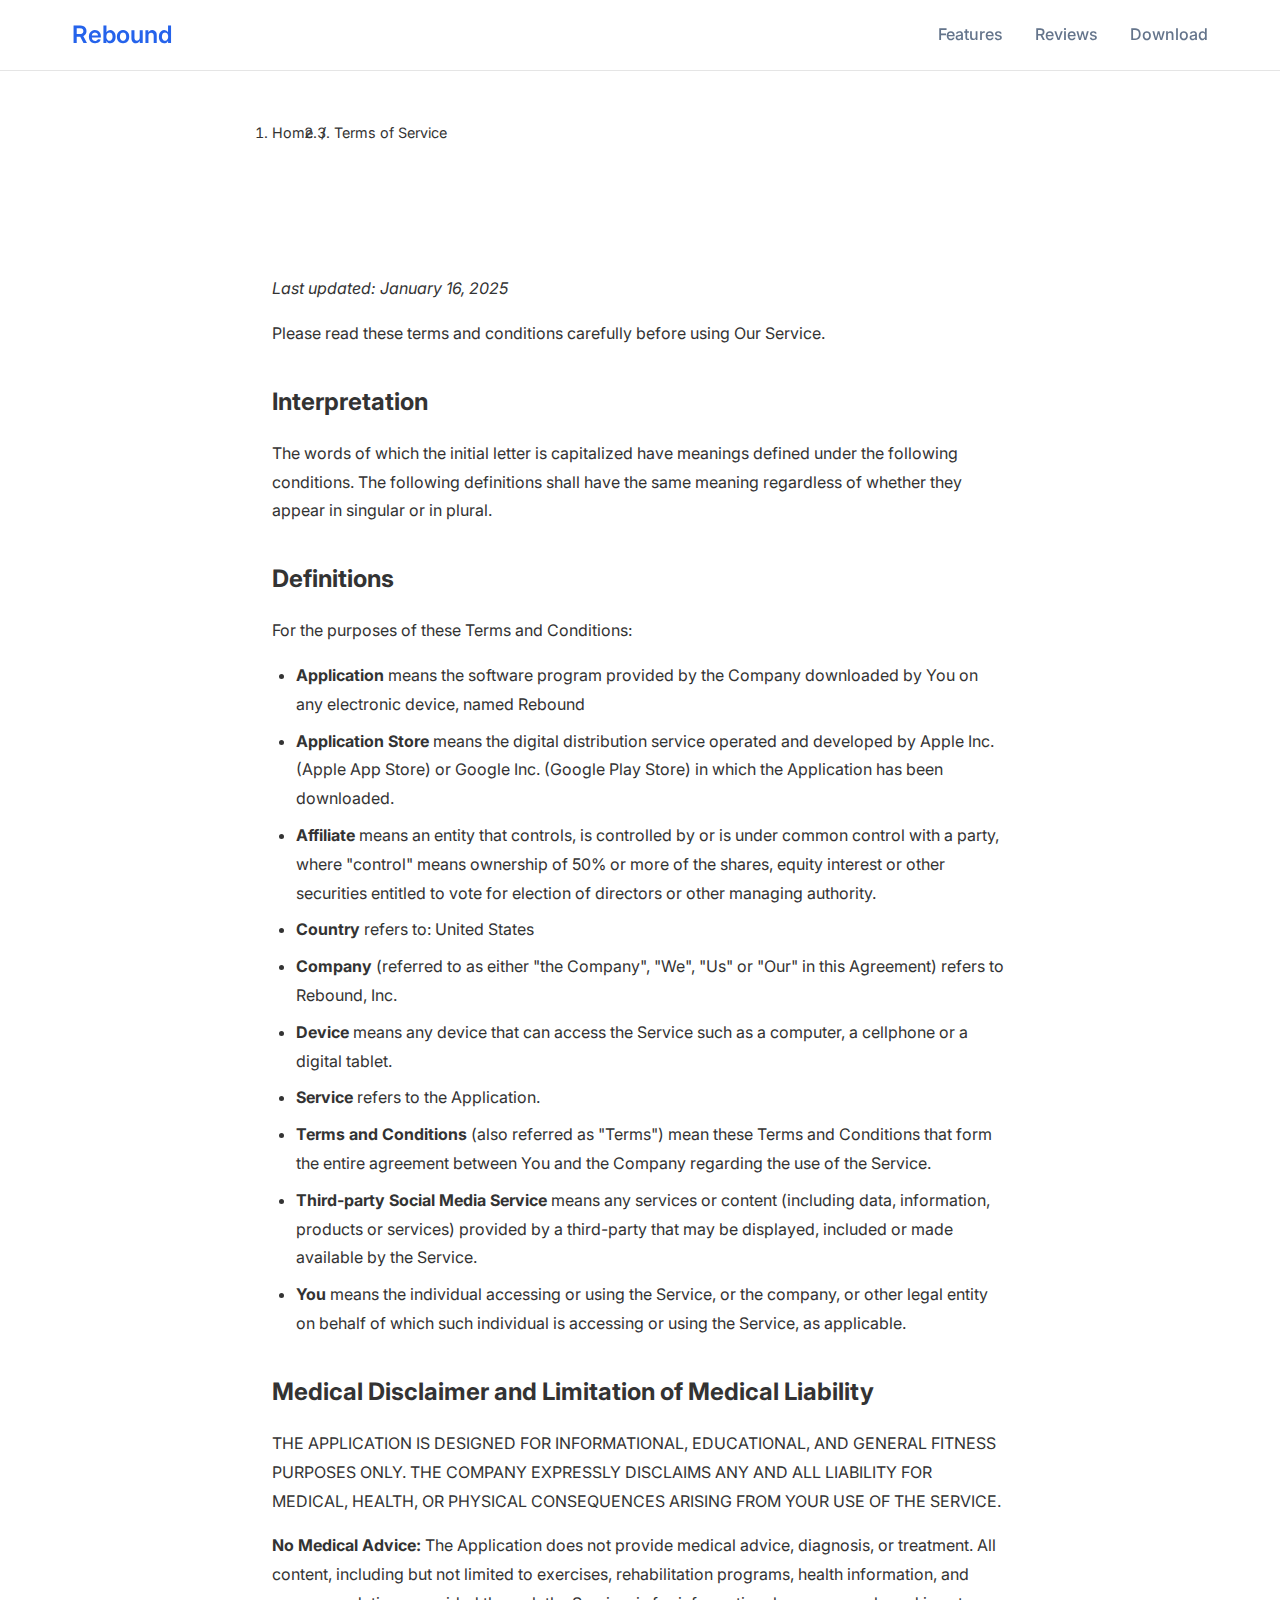
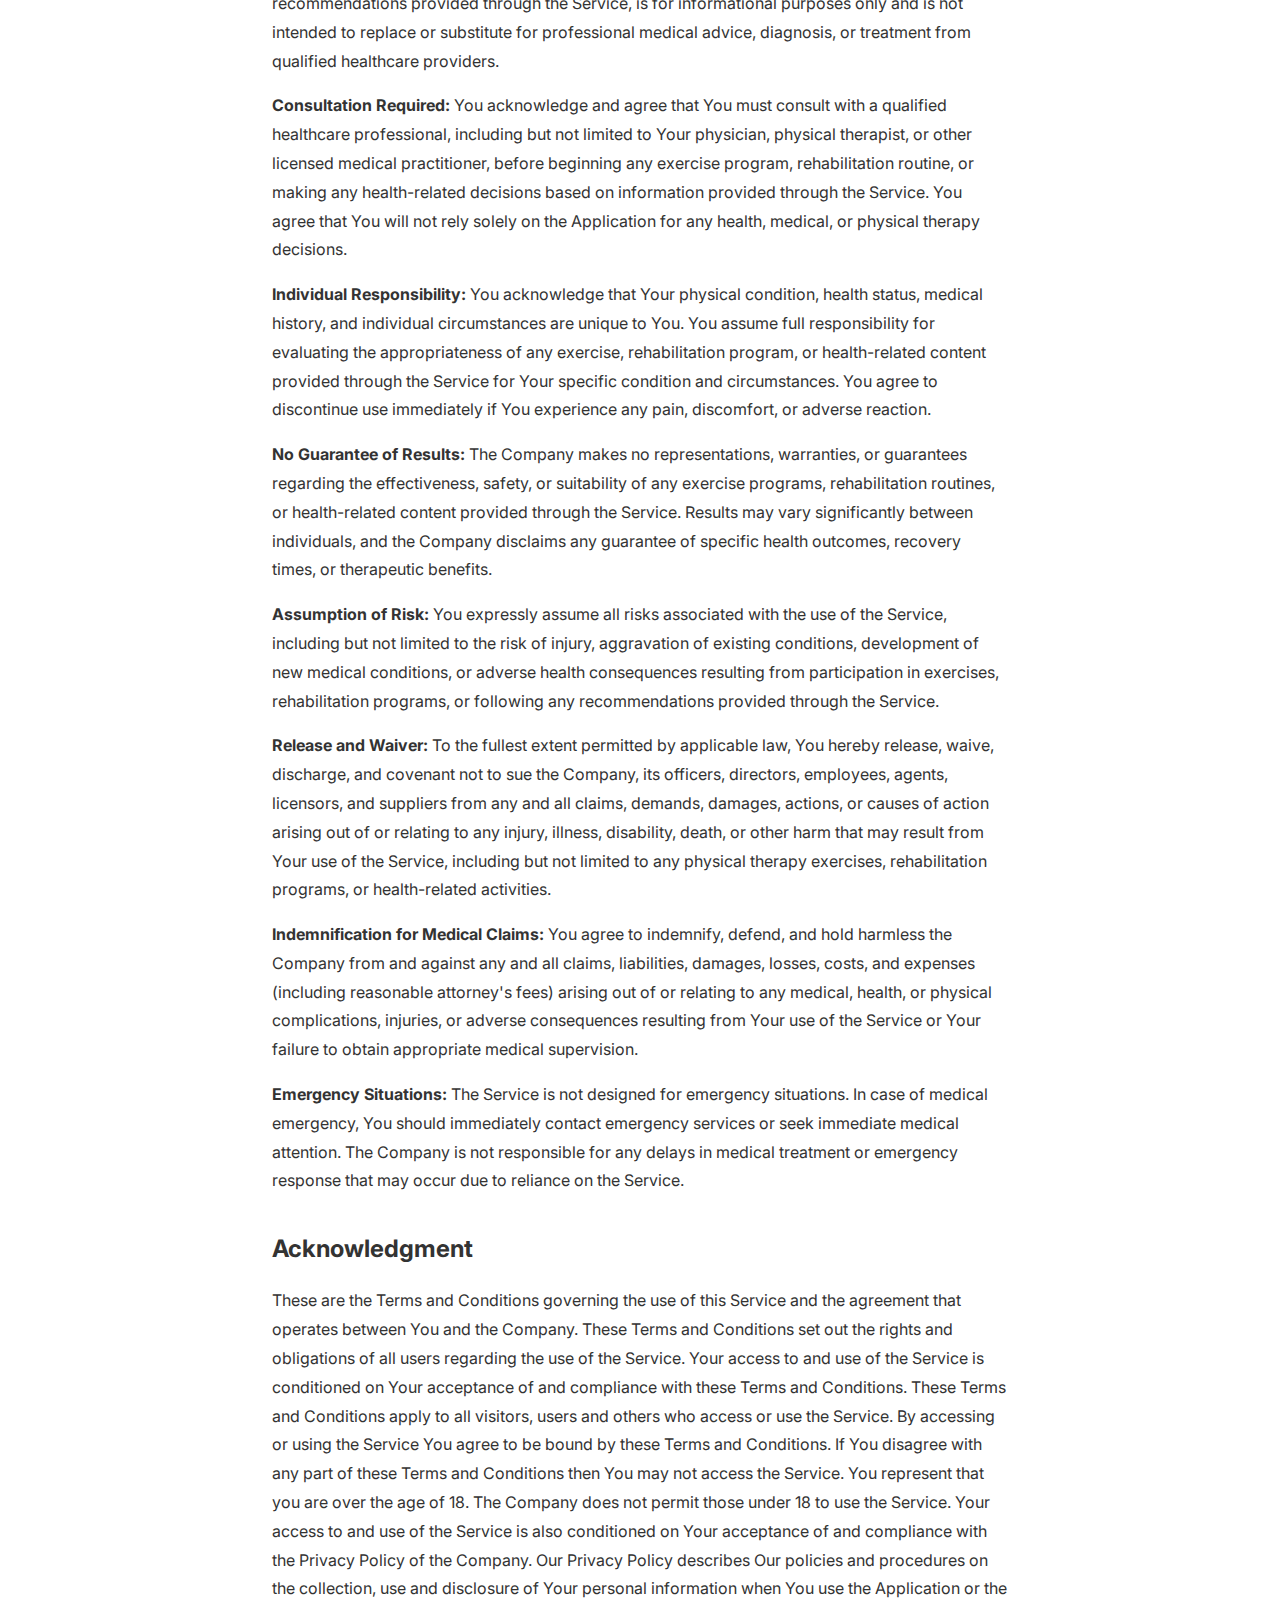
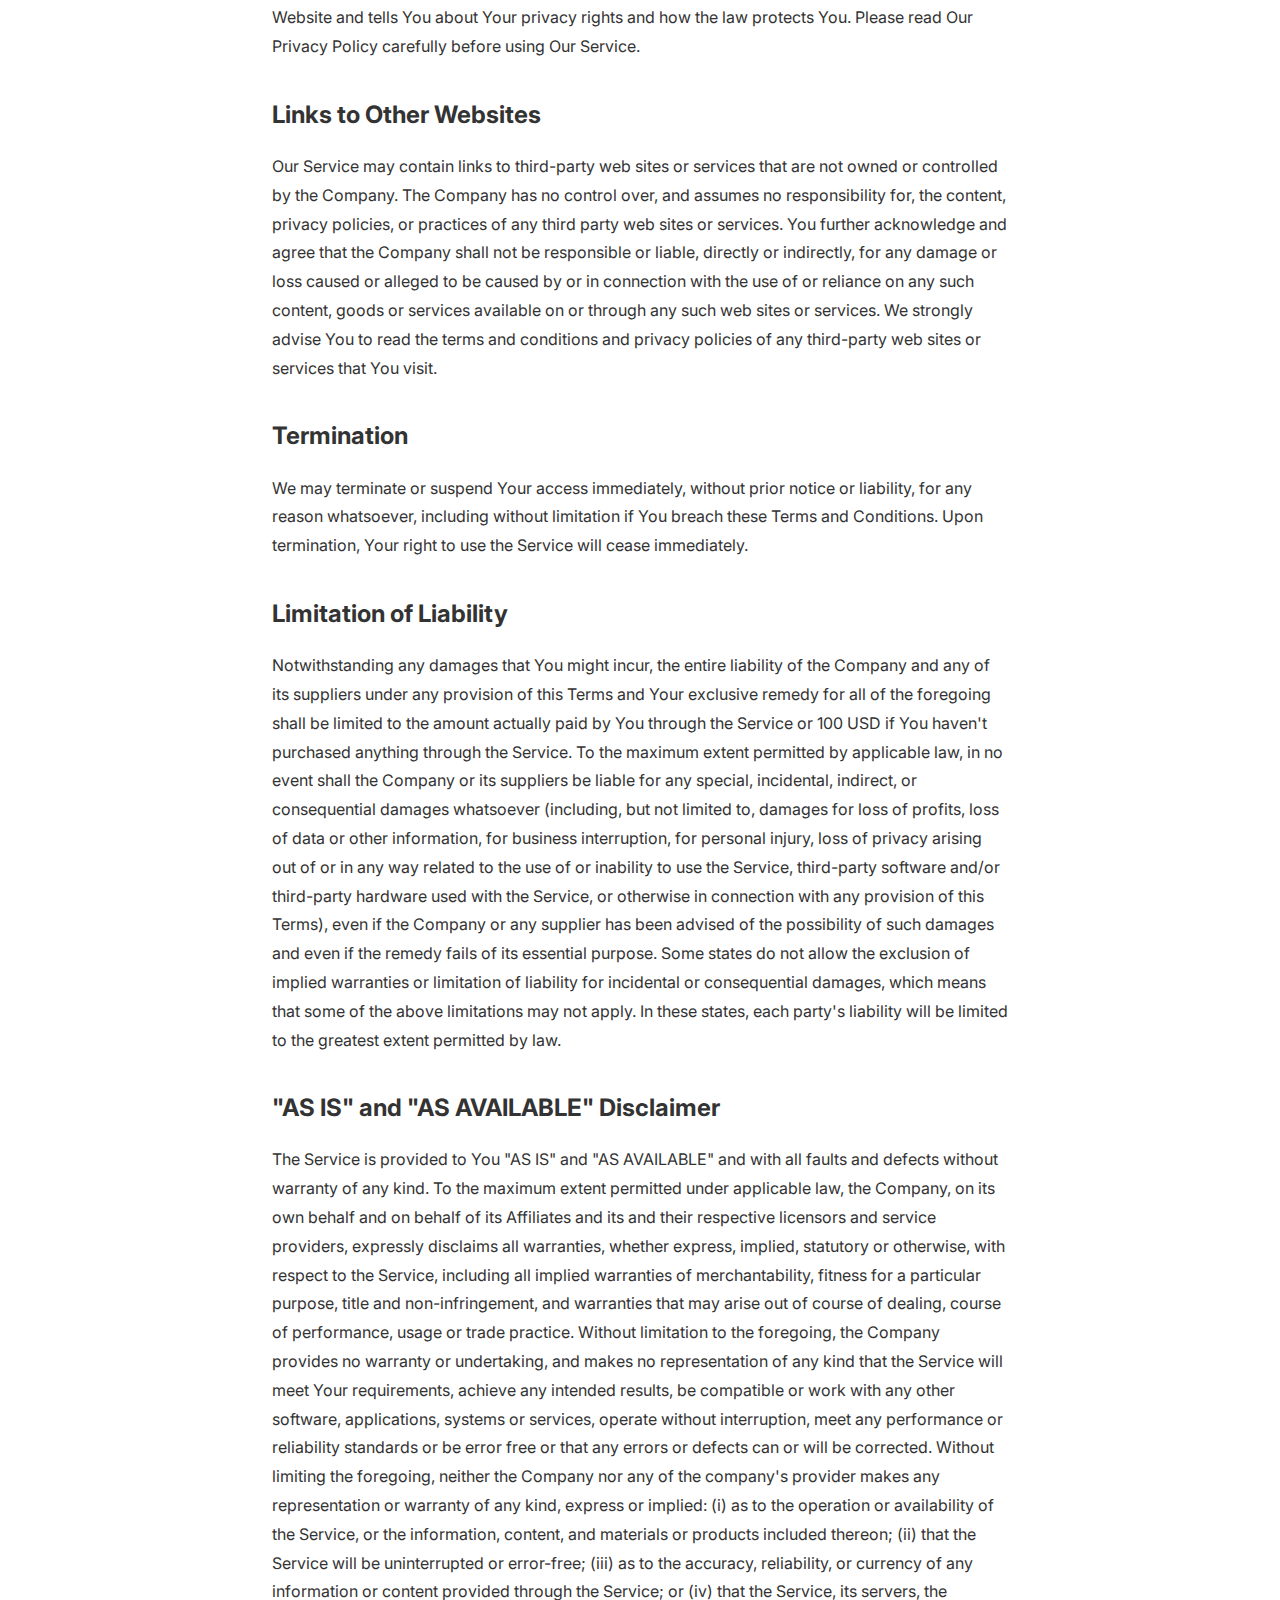
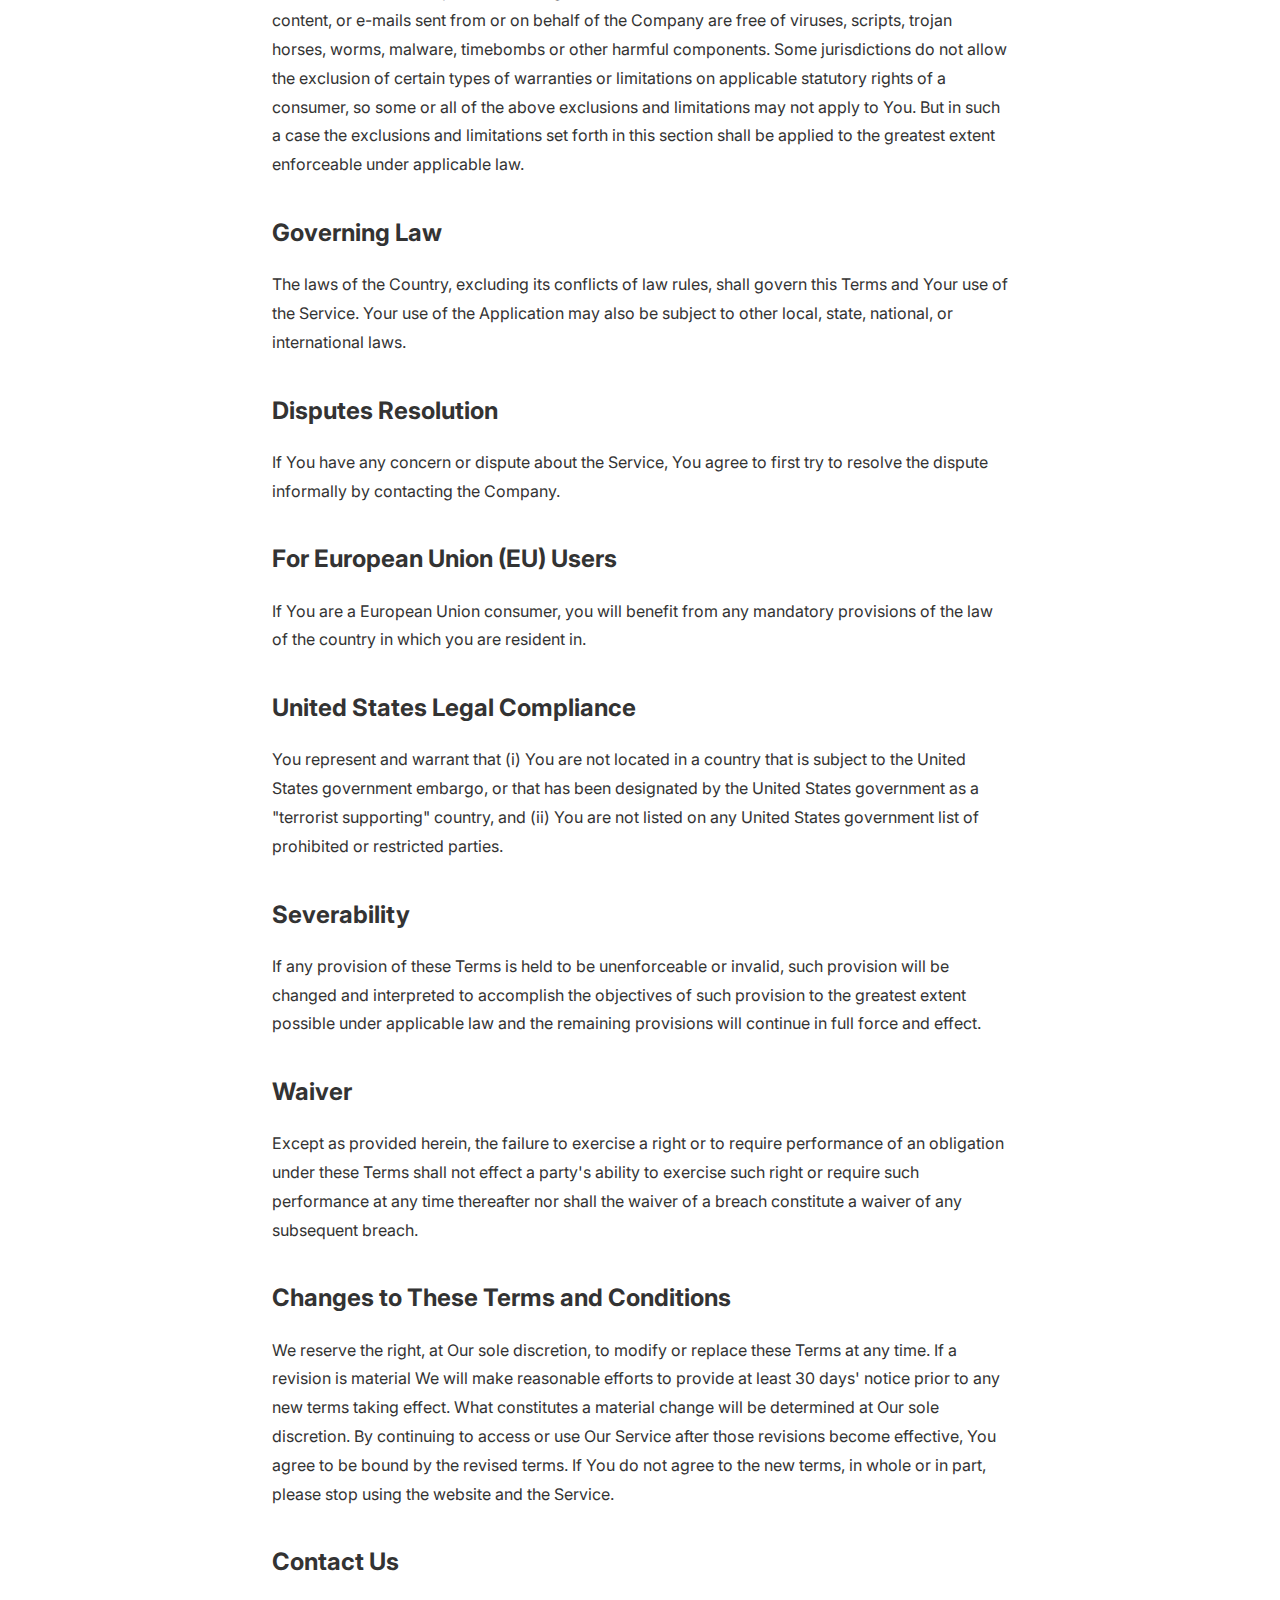
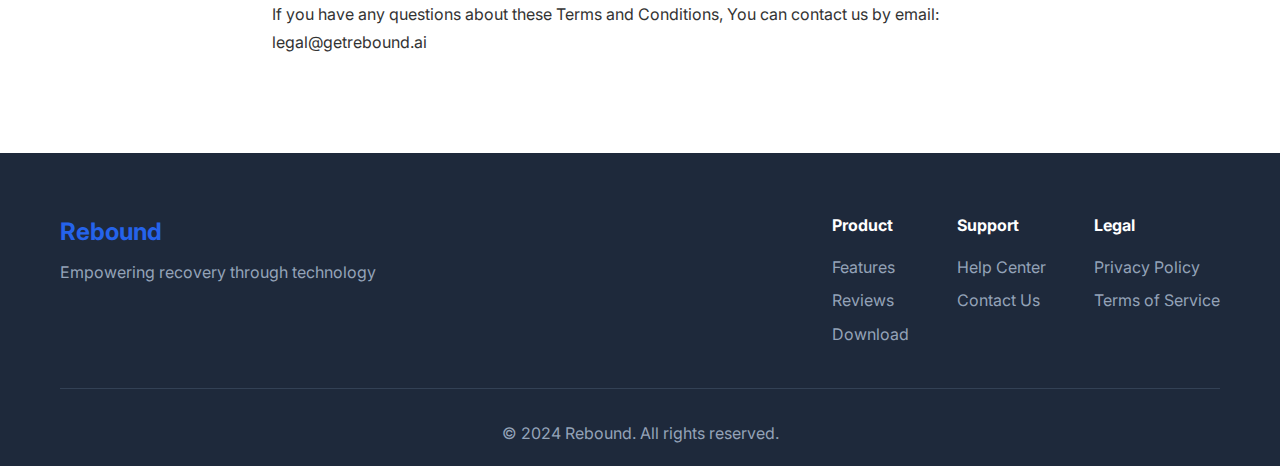
<file: terms-of-service.html>
<!DOCTYPE html>
<html lang="en">
<head>
    <meta charset="UTF-8">
    <meta name="viewport" content="width=device-width, initial-scale=1.0">
    <title>Terms of Service - Rebound Physical Therapy App</title>
    <meta name="description" content="Read the terms of service for Rebound physical therapy app. Understand your rights and responsibilities when using our rehabilitation and recovery platform.">
    <meta name="robots" content="index, follow">
    <link rel="canonical" href="https://jccjames.github.io/rehabwebsite/terms-of-service.html">
    <link rel="stylesheet" href="styles.css">
    <link href="https://fonts.googleapis.com/css2?family=Inter:wght@300;400;500;600;700&display=swap" rel="stylesheet">
    <style>
        .terms-content {
            max-width: 800px;
            margin: 0 auto;
            padding: 120px 2rem 80px;
            line-height: 1.8;
        }
        .terms-content h1 {
            font-size: 2.5rem;
            margin-bottom: 1rem;
            background: var(--accent-gradient);
            -webkit-background-clip: text;
            -webkit-text-fill-color: transparent;
            background-clip: text;
        }
        .terms-content h2 {
            font-size: 1.5rem;
            margin-top: 2rem;
            margin-bottom: 1rem;
            color: var(--text-primary);
        }
        .terms-content p {
            margin-bottom: 1rem;
            color: var(--text-secondary);
        }
        .terms-content ul {
            margin-bottom: 1rem;
            padding-left: 1.5rem;
        }
        .terms-content li {
            margin-bottom: 0.5rem;
            color: var(--text-secondary);
        }
        .last-updated {
            font-style: italic;
            color: var(--text-muted);
            margin-bottom: 2rem;
        }
        .contact-info {
            background: var(--surface);
            padding: 2rem;
            border-radius: 12px;
            border: 1px solid var(--border);
            margin-top: 2rem;
        }
        .important-notice {
            background: linear-gradient(135deg, #fef3c7 0%, #fde68a 100%);
            padding: 1.5rem;
            border-radius: 12px;
            border: 1px solid #f59e0b;
            margin: 2rem 0;
        }
        .important-notice h3 {
            color: #92400e;
            margin-bottom: 0.5rem;
        }
        .important-notice p {
            color: #92400e;
            margin-bottom: 0;
        }
    </style>
</head>
<body>
    <header class="header">
        <nav class="nav">
            <div class="nav-brand">
                <h1><a href="index.html" style="text-decoration: none; color: inherit;">Rebound</a></h1>
            </div>
            <ul class="nav-links">
                <li><a href="index.html#features">Features</a></li>
                <li><a href="index.html#testimonials">Reviews</a></li>
                <li><a href="index.html#download">Download</a></li>
            </ul>
        </nav>
    </header>

    <main class="terms-content">
        <nav aria-label="Breadcrumb">
            <ol itemscope itemtype="https://schema.org/BreadcrumbList" style="display: flex; gap: 0.5rem; margin-bottom: 2rem; font-size: 0.9rem; color: var(--text-muted);">
                <li itemprop="itemListElement" itemscope itemtype="https://schema.org/ListItem">
                    <a itemprop="item" href="index.html" style="color: var(--text-secondary); text-decoration: none;">
                        <span itemprop="name">Home</span>
                    </a>
                    <meta itemprop="position" content="1" />
                </li>
                <li style="color: var(--text-muted);">/</li>
                <li itemprop="itemListElement" itemscope itemtype="https://schema.org/ListItem">
                    <span itemprop="name" style="color: var(--text-primary);">Terms of Service</span>
                    <meta itemprop="position" content="2" />
                </li>
            </ol>
        </nav>
        <h1>Terms of Service</h1>
        <p class="last-updated">Last updated: January 16, 2025</p>

        <p>Please read these terms and conditions carefully before using Our Service.</p>

        <h2>Interpretation</h2>
        <p>The words of which the initial letter is capitalized have meanings defined under the following conditions. The following definitions shall have the same meaning regardless of whether they appear in singular or in plural.</p>

        <h2>Definitions</h2>
        <p>For the purposes of these Terms and Conditions:</p>
        <ul>
            <li><strong>Application</strong> means the software program provided by the Company downloaded by You on any electronic device, named Rebound</li>
            <li><strong>Application Store</strong> means the digital distribution service operated and developed by Apple Inc. (Apple App Store) or Google Inc. (Google Play Store) in which the Application has been downloaded.</li>
            <li><strong>Affiliate</strong> means an entity that controls, is controlled by or is under common control with a party, where "control" means ownership of 50% or more of the shares, equity interest or other securities entitled to vote for election of directors or other managing authority.</li>
            <li><strong>Country</strong> refers to: United States</li>
            <li><strong>Company</strong> (referred to as either "the Company", "We", "Us" or "Our" in this Agreement) refers to Rebound, Inc.</li>
            <li><strong>Device</strong> means any device that can access the Service such as a computer, a cellphone or a digital tablet.</li>
            <li><strong>Service</strong> refers to the Application.</li>
            <li><strong>Terms and Conditions</strong> (also referred as "Terms") mean these Terms and Conditions that form the entire agreement between You and the Company regarding the use of the Service.</li>
            <li><strong>Third-party Social Media Service</strong> means any services or content (including data, information, products or services) provided by a third-party that may be displayed, included or made available by the Service.</li>
            <li><strong>You</strong> means the individual accessing or using the Service, or the company, or other legal entity on behalf of which such individual is accessing or using the Service, as applicable.</li>
        </ul>

        <h2>Medical Disclaimer and Limitation of Medical Liability</h2>
        <p>THE APPLICATION IS DESIGNED FOR INFORMATIONAL, EDUCATIONAL, AND GENERAL FITNESS PURPOSES ONLY. THE COMPANY EXPRESSLY DISCLAIMS ANY AND ALL LIABILITY FOR MEDICAL, HEALTH, OR PHYSICAL CONSEQUENCES ARISING FROM YOUR USE OF THE SERVICE.</p>
        
        <p><strong>No Medical Advice:</strong> The Application does not provide medical advice, diagnosis, or treatment. All content, including but not limited to exercises, rehabilitation programs, health information, and recommendations provided through the Service, is for informational purposes only and is not intended to replace or substitute for professional medical advice, diagnosis, or treatment from qualified healthcare providers.</p>
        
        <p><strong>Consultation Required:</strong> You acknowledge and agree that You must consult with a qualified healthcare professional, including but not limited to Your physician, physical therapist, or other licensed medical practitioner, before beginning any exercise program, rehabilitation routine, or making any health-related decisions based on information provided through the Service. You agree that You will not rely solely on the Application for any health, medical, or physical therapy decisions.</p>
        
        <p><strong>Individual Responsibility:</strong> You acknowledge that Your physical condition, health status, medical history, and individual circumstances are unique to You. You assume full responsibility for evaluating the appropriateness of any exercise, rehabilitation program, or health-related content provided through the Service for Your specific condition and circumstances. You agree to discontinue use immediately if You experience any pain, discomfort, or adverse reaction.</p>
        
        <p><strong>No Guarantee of Results:</strong> The Company makes no representations, warranties, or guarantees regarding the effectiveness, safety, or suitability of any exercise programs, rehabilitation routines, or health-related content provided through the Service. Results may vary significantly between individuals, and the Company disclaims any guarantee of specific health outcomes, recovery times, or therapeutic benefits.</p>
        
        <p><strong>Assumption of Risk:</strong> You expressly assume all risks associated with the use of the Service, including but not limited to the risk of injury, aggravation of existing conditions, development of new medical conditions, or adverse health consequences resulting from participation in exercises, rehabilitation programs, or following any recommendations provided through the Service.</p>
        
        <p><strong>Release and Waiver:</strong> To the fullest extent permitted by applicable law, You hereby release, waive, discharge, and covenant not to sue the Company, its officers, directors, employees, agents, licensors, and suppliers from any and all claims, demands, damages, actions, or causes of action arising out of or relating to any injury, illness, disability, death, or other harm that may result from Your use of the Service, including but not limited to any physical therapy exercises, rehabilitation programs, or health-related activities.</p>
        
        <p><strong>Indemnification for Medical Claims:</strong> You agree to indemnify, defend, and hold harmless the Company from and against any and all claims, liabilities, damages, losses, costs, and expenses (including reasonable attorney's fees) arising out of or relating to any medical, health, or physical complications, injuries, or adverse consequences resulting from Your use of the Service or Your failure to obtain appropriate medical supervision.</p>
        
        <p><strong>Emergency Situations:</strong> The Service is not designed for emergency situations. In case of medical emergency, You should immediately contact emergency services or seek immediate medical attention. The Company is not responsible for any delays in medical treatment or emergency response that may occur due to reliance on the Service.</p>

        <h2>Acknowledgment</h2>
        <p>These are the Terms and Conditions governing the use of this Service and the agreement that operates between You and the Company. These Terms and Conditions set out the rights and obligations of all users regarding the use of the Service. Your access to and use of the Service is conditioned on Your acceptance of and compliance with these Terms and Conditions. These Terms and Conditions apply to all visitors, users and others who access or use the Service. By accessing or using the Service You agree to be bound by these Terms and Conditions. If You disagree with any part of these Terms and Conditions then You may not access the Service. You represent that you are over the age of 18. The Company does not permit those under 18 to use the Service. Your access to and use of the Service is also conditioned on Your acceptance of and compliance with the Privacy Policy of the Company. Our Privacy Policy describes Our policies and procedures on the collection, use and disclosure of Your personal information when You use the Application or the Website and tells You about Your privacy rights and how the law protects You. Please read Our Privacy Policy carefully before using Our Service.</p>

        <h2>Links to Other Websites</h2>
        <p>Our Service may contain links to third-party web sites or services that are not owned or controlled by the Company. The Company has no control over, and assumes no responsibility for, the content, privacy policies, or practices of any third party web sites or services. You further acknowledge and agree that the Company shall not be responsible or liable, directly or indirectly, for any damage or loss caused or alleged to be caused by or in connection with the use of or reliance on any such content, goods or services available on or through any such web sites or services. We strongly advise You to read the terms and conditions and privacy policies of any third-party web sites or services that You visit.</p>

        <h2>Termination</h2>
        <p>We may terminate or suspend Your access immediately, without prior notice or liability, for any reason whatsoever, including without limitation if You breach these Terms and Conditions. Upon termination, Your right to use the Service will cease immediately.</p>

        <h2>Limitation of Liability</h2>
        <p>Notwithstanding any damages that You might incur, the entire liability of the Company and any of its suppliers under any provision of this Terms and Your exclusive remedy for all of the foregoing shall be limited to the amount actually paid by You through the Service or 100 USD if You haven't purchased anything through the Service. To the maximum extent permitted by applicable law, in no event shall the Company or its suppliers be liable for any special, incidental, indirect, or consequential damages whatsoever (including, but not limited to, damages for loss of profits, loss of data or other information, for business interruption, for personal injury, loss of privacy arising out of or in any way related to the use of or inability to use the Service, third-party software and/or third-party hardware used with the Service, or otherwise in connection with any provision of this Terms), even if the Company or any supplier has been advised of the possibility of such damages and even if the remedy fails of its essential purpose. Some states do not allow the exclusion of implied warranties or limitation of liability for incidental or consequential damages, which means that some of the above limitations may not apply. In these states, each party's liability will be limited to the greatest extent permitted by law.</p>

        <h2>"AS IS" and "AS AVAILABLE" Disclaimer</h2>
        <p>The Service is provided to You "AS IS" and "AS AVAILABLE" and with all faults and defects without warranty of any kind. To the maximum extent permitted under applicable law, the Company, on its own behalf and on behalf of its Affiliates and its and their respective licensors and service providers, expressly disclaims all warranties, whether express, implied, statutory or otherwise, with respect to the Service, including all implied warranties of merchantability, fitness for a particular purpose, title and non-infringement, and warranties that may arise out of course of dealing, course of performance, usage or trade practice. Without limitation to the foregoing, the Company provides no warranty or undertaking, and makes no representation of any kind that the Service will meet Your requirements, achieve any intended results, be compatible or work with any other software, applications, systems or services, operate without interruption, meet any performance or reliability standards or be error free or that any errors or defects can or will be corrected. Without limiting the foregoing, neither the Company nor any of the company's provider makes any representation or warranty of any kind, express or implied: (i) as to the operation or availability of the Service, or the information, content, and materials or products included thereon; (ii) that the Service will be uninterrupted or error-free; (iii) as to the accuracy, reliability, or currency of any information or content provided through the Service; or (iv) that the Service, its servers, the content, or e-mails sent from or on behalf of the Company are free of viruses, scripts, trojan horses, worms, malware, timebombs or other harmful components. Some jurisdictions do not allow the exclusion of certain types of warranties or limitations on applicable statutory rights of a consumer, so some or all of the above exclusions and limitations may not apply to You. But in such a case the exclusions and limitations set forth in this section shall be applied to the greatest extent enforceable under applicable law.</p>

        <h2>Governing Law</h2>
        <p>The laws of the Country, excluding its conflicts of law rules, shall govern this Terms and Your use of the Service. Your use of the Application may also be subject to other local, state, national, or international laws.</p>

        <h2>Disputes Resolution</h2>
        <p>If You have any concern or dispute about the Service, You agree to first try to resolve the dispute informally by contacting the Company.</p>

        <h2>For European Union (EU) Users</h2>
        <p>If You are a European Union consumer, you will benefit from any mandatory provisions of the law of the country in which you are resident in.</p>

        <h2>United States Legal Compliance</h2>
        <p>You represent and warrant that (i) You are not located in a country that is subject to the United States government embargo, or that has been designated by the United States government as a "terrorist supporting" country, and (ii) You are not listed on any United States government list of prohibited or restricted parties.</p>

        <h2>Severability</h2>
        <p>If any provision of these Terms is held to be unenforceable or invalid, such provision will be changed and interpreted to accomplish the objectives of such provision to the greatest extent possible under applicable law and the remaining provisions will continue in full force and effect.</p>

        <h2>Waiver</h2>
        <p>Except as provided herein, the failure to exercise a right or to require performance of an obligation under these Terms shall not effect a party's ability to exercise such right or require such performance at any time thereafter nor shall the waiver of a breach constitute a waiver of any subsequent breach.</p>

        <h2>Changes to These Terms and Conditions</h2>
        <p>We reserve the right, at Our sole discretion, to modify or replace these Terms at any time. If a revision is material We will make reasonable efforts to provide at least 30 days' notice prior to any new terms taking effect. What constitutes a material change will be determined at Our sole discretion. By continuing to access or use Our Service after those revisions become effective, You agree to be bound by the revised terms. If You do not agree to the new terms, in whole or in part, please stop using the website and the Service.</p>

        <h2>Contact Us</h2>
        <p>If you have any questions about these Terms and Conditions, You can contact us by email: legal@getrebound.ai</p>

       
    </main>

    <footer class="footer">
        <div class="container">
            <div class="footer-content">
                <div class="footer-brand">
                    <h3>Rebound</h3>
                    <p>Empowering recovery through technology</p>
                </div>
                <div class="footer-links">
                    <div class="footer-column">
                        <h4>Product</h4>
                        <ul>
                            <li><a href="index.html#features">Features</a></li>
                            <li><a href="index.html#testimonials">Reviews</a></li>
                            <li><a href="index.html#download">Download</a></li>
                        </ul>
                    </div>
                    <div class="footer-column">
                        <h4>Support</h4>
                        <ul>
                            <li><a href="#">Help Center</a></li>
                            <li><a href="#">Contact Us</a></li>
                        </ul>
                    </div>
                    <div class="footer-column">
                        <h4>Legal</h4>
                        <ul>
                            <li><a href="privacy-policy.html">Privacy Policy</a></li>
                            <li><a href="terms-of-service.html">Terms of Service</a></li>
                        </ul>
                    </div>
                </div>
            </div>
            <div class="footer-bottom">
                <p>&copy; 2024 Rebound. All rights reserved.</p>
            </div>
        </div>
    </footer>
</body>
</html>
</file>
<file: styles.css>
* {
    margin: 0;
    padding: 0;
    box-sizing: border-box;
}

body {
    font-family: 'Inter', sans-serif;
    line-height: 1.6;
    color: #333;
    overflow-x: hidden;
}

.container {
    max-width: 1200px;
    margin: 0 auto;
    padding: 0 20px;
}

.header {
    background: rgba(255, 255, 255, 0.95);
    backdrop-filter: blur(10px);
    position: fixed;
    top: 0;
    width: 100%;
    z-index: 1000;
    border-bottom: 1px solid rgba(0, 0, 0, 0.1);
}

.nav {
    display: flex;
    justify-content: space-between;
    align-items: center;
    padding: 1rem 2rem;
    max-width: 1200px;
    margin: 0 auto;
}

.nav-brand h1 {
    color: #2563eb;
    font-size: 1.5rem;
    font-weight: 600;
}

.nav-links {
    display: flex;
    list-style: none;
    gap: 2rem;
}

.nav-links a {
    text-decoration: none;
    color: #64748b;
    font-weight: 500;
    transition: color 0.3s ease;
}

.nav-links a:hover {
    color: #2563eb;
}

.hero {
    display: flex;
    align-items: center;
    min-height: 100vh;
    padding: 120px 2rem 60px;
    background: linear-gradient(135deg, #667eea 0%, #764ba2 100%);
    color: white;
    max-width: 1200px;
    margin: 0 auto;
}

.hero-content {
    flex: 1;
    max-width: 500px;
}

.hero-title {
    font-size: 3.5rem;
    font-weight: 700;
    margin-bottom: 1.5rem;
    line-height: 1.1;
}

.hero-subtitle {
    font-size: 1.25rem;
    margin-bottom: 2rem;
    opacity: 0.9;
    line-height: 1.6;
}

.hero-buttons {
    display: flex;
    gap: 1rem;
    flex-wrap: wrap;
}

.btn {
    padding: 1rem 2rem;
    border: none;
    border-radius: 8px;
    font-size: 1rem;
    font-weight: 600;
    cursor: pointer;
    transition: all 0.3s ease;
    text-decoration: none;
    display: inline-block;
    text-align: center;
}

.btn-primary {
    background: #2563eb;
    color: white;
}

.btn-primary:hover {
    background: #1d4ed8;
    transform: translateY(-2px);
}

.btn-secondary {
    background: transparent;
    color: white;
    border: 2px solid white;
}

.btn-secondary:hover {
    background: white;
    color: #2563eb;
}

.btn-large {
    padding: 1.25rem 2.5rem;
    font-size: 1.1rem;
}

.hero-image {
    flex: 1;
    display: flex;
    justify-content: center;
    align-items: center;
}

.phone-mockup {
    width: 250px;
    height: 500px;
    background: #1a1a1a;
    border-radius: 30px;
    padding: 20px;
    display: flex;
    align-items: center;
    justify-content: center;
    box-shadow: 0 20px 40px rgba(0, 0, 0, 0.3);
}

.screen {
    width: 100%;
    height: 100%;
    background: linear-gradient(45deg, #667eea, #764ba2);
    border-radius: 20px;
    display: flex;
    align-items: center;
    justify-content: center;
    color: white;
    font-weight: 600;
}

.features {
    padding: 80px 0;
    background: #f8fafc;
}

.section-title {
    text-align: center;
    font-size: 2.5rem;
    font-weight: 700;
    margin-bottom: 3rem;
    color: #1e293b;
}

.features-grid {
    display: grid;
    grid-template-columns: repeat(auto-fit, minmax(300px, 1fr));
    gap: 2rem;
    margin-top: 3rem;
}

.feature-card {
    background: white;
    padding: 2rem;
    border-radius: 12px;
    text-align: center;
    box-shadow: 0 4px 6px rgba(0, 0, 0, 0.05);
    transition: transform 0.3s ease, box-shadow 0.3s ease;
}

.feature-card:hover {
    transform: translateY(-5px);
    box-shadow: 0 20px 25px rgba(0, 0, 0, 0.1);
}

.feature-icon {
    font-size: 3rem;
    margin-bottom: 1rem;
}

.feature-card h3 {
    font-size: 1.25rem;
    font-weight: 600;
    margin-bottom: 1rem;
    color: #1e293b;
}

.feature-card p {
    color: #64748b;
    line-height: 1.6;
}

.testimonials {
    padding: 80px 0;
    background: white;
}

.testimonials-grid {
    display: grid;
    grid-template-columns: repeat(auto-fit, minmax(300px, 1fr));
    gap: 2rem;
    margin-top: 3rem;
}

.testimonial-card {
    background: #f8fafc;
    padding: 2rem;
    border-radius: 12px;
    border-left: 4px solid #2563eb;
}

.stars {
    font-size: 1.2rem;
    margin-bottom: 1rem;
}

.testimonial-card p {
    font-style: italic;
    margin-bottom: 1.5rem;
    color: #475569;
    line-height: 1.6;
}

.testimonial-author strong {
    color: #1e293b;
    font-weight: 600;
}

.testimonial-author span {
    color: #64748b;
    font-size: 0.9rem;
}

.download {
    padding: 80px 0;
    background: linear-gradient(135deg, #2563eb 0%, #1d4ed8 100%);
    color: white;
    text-align: center;
}

.download .section-title {
    color: white;
}

.download-subtitle {
    font-size: 1.2rem;
    margin-bottom: 2rem;
    opacity: 0.9;
}

.download-buttons {
    display: flex;
    justify-content: center;
    gap: 1rem;
    margin-bottom: 1rem;
    flex-wrap: wrap;
}

.download-note {
    opacity: 0.8;
    font-size: 0.9rem;
}

.footer {
    background: #1e293b;
    color: white;
    padding: 60px 0 20px;
}

.footer-content {
    display: flex;
    justify-content: space-between;
    align-items: flex-start;
    margin-bottom: 2rem;
}

.footer-brand h3 {
    color: #2563eb;
    font-size: 1.5rem;
    margin-bottom: 0.5rem;
}

.footer-brand p {
    color: #94a3b8;
}

.footer-links {
    display: flex;
    gap: 3rem;
}

.footer-column h4 {
    margin-bottom: 1rem;
    color: white;
}

.footer-column ul {
    list-style: none;
}

.footer-column li {
    margin-bottom: 0.5rem;
}

.footer-column a {
    color: #94a3b8;
    text-decoration: none;
    transition: color 0.3s ease;
}

.footer-column a:hover {
    color: #2563eb;
}

.footer-bottom {
    border-top: 1px solid #334155;
    padding-top: 2rem;
    text-align: center;
    color: #94a3b8;
}

@media (max-width: 768px) {
    .nav-links {
        display: none;
    }
    
    .hero {
        flex-direction: column;
        text-align: center;
        padding: 100px 1rem 60px;
    }
    
    .hero-content {
        margin-bottom: 3rem;
    }
    
    .hero-title {
        font-size: 2.5rem;
    }
    
    .hero-buttons {
        justify-content: center;
    }
    
    .features-grid,
    .testimonials-grid {
        grid-template-columns: 1fr;
    }
    
    .footer-content {
        flex-direction: column;
        gap: 2rem;
    }
    
    .footer-links {
        gap: 2rem;
    }
    
    .download-buttons {
        flex-direction: column;
        align-items: center;
    }
}

@media (max-width: 480px) {
    .hero-title {
        font-size: 2rem;
    }
    
    .section-title {
        font-size: 2rem;
    }
    
    .btn {
        width: 100%;
        max-width: 300px;
    }
}
</file>
